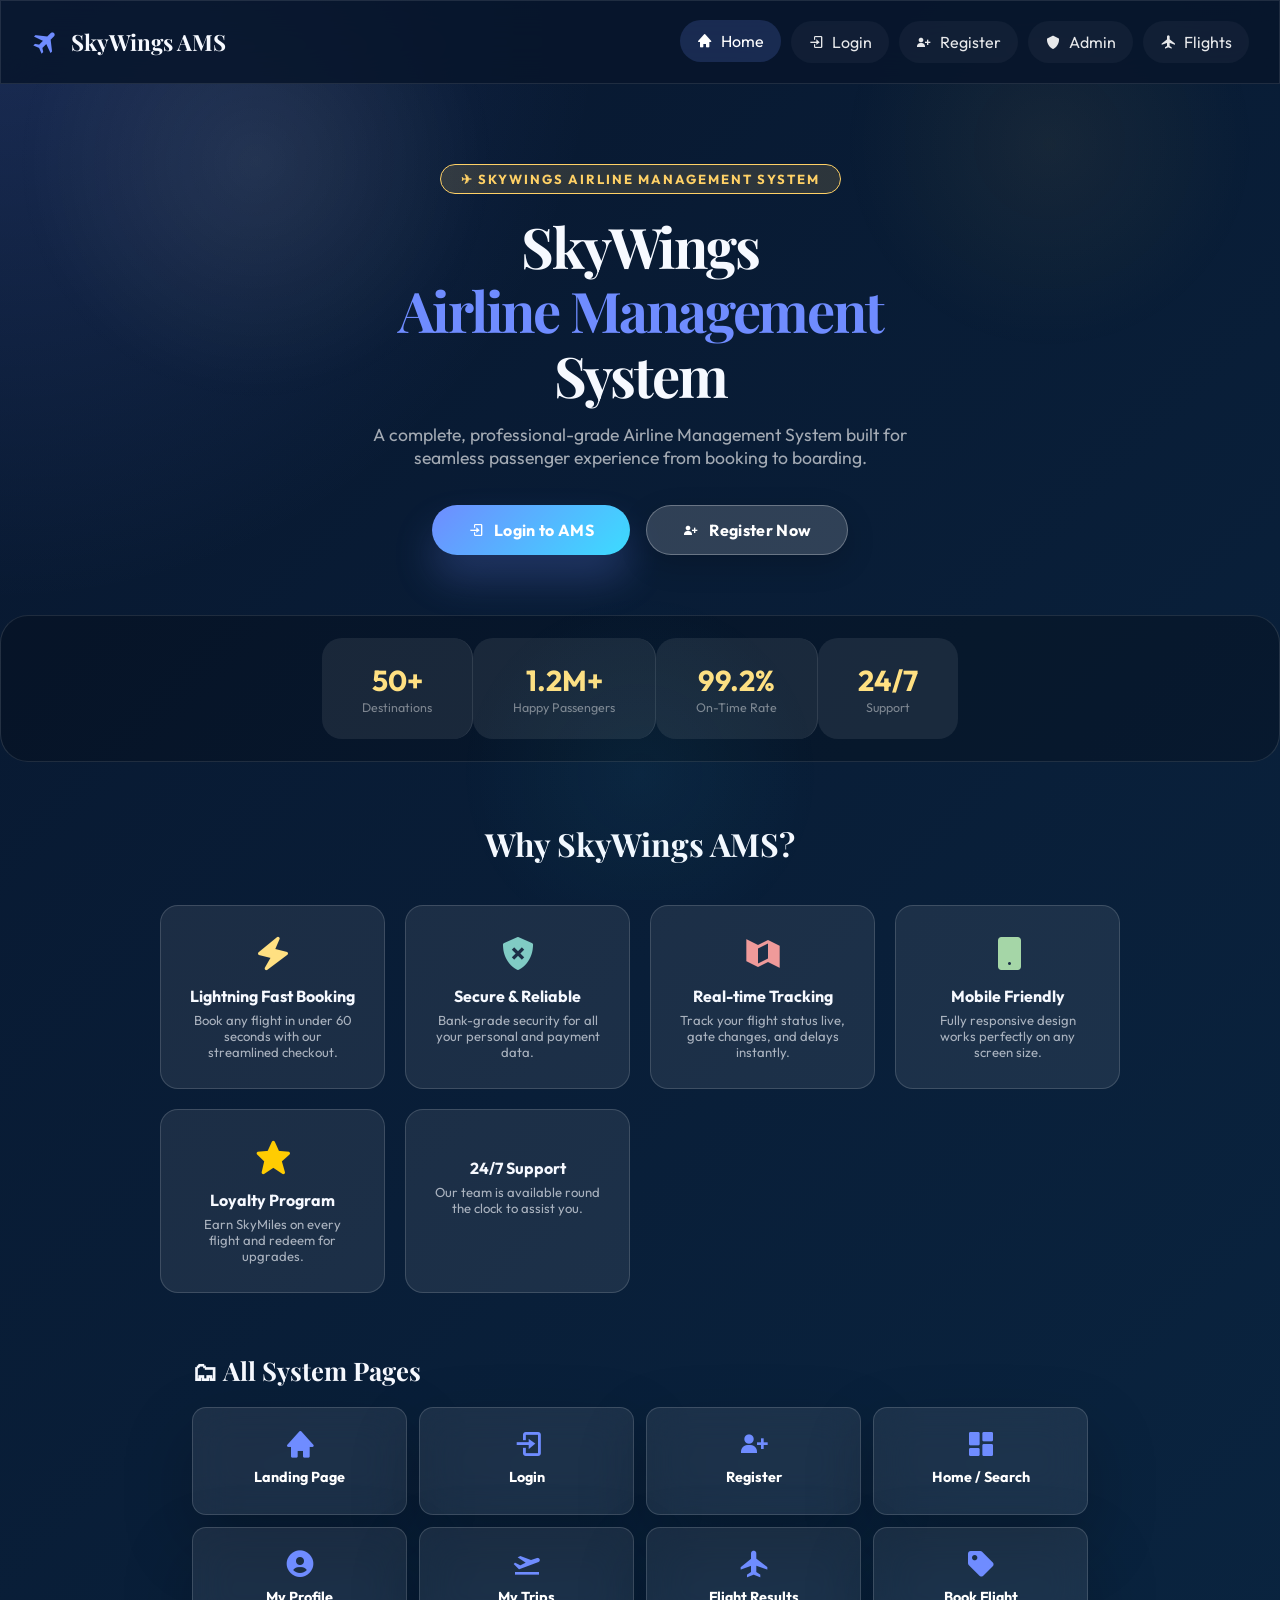
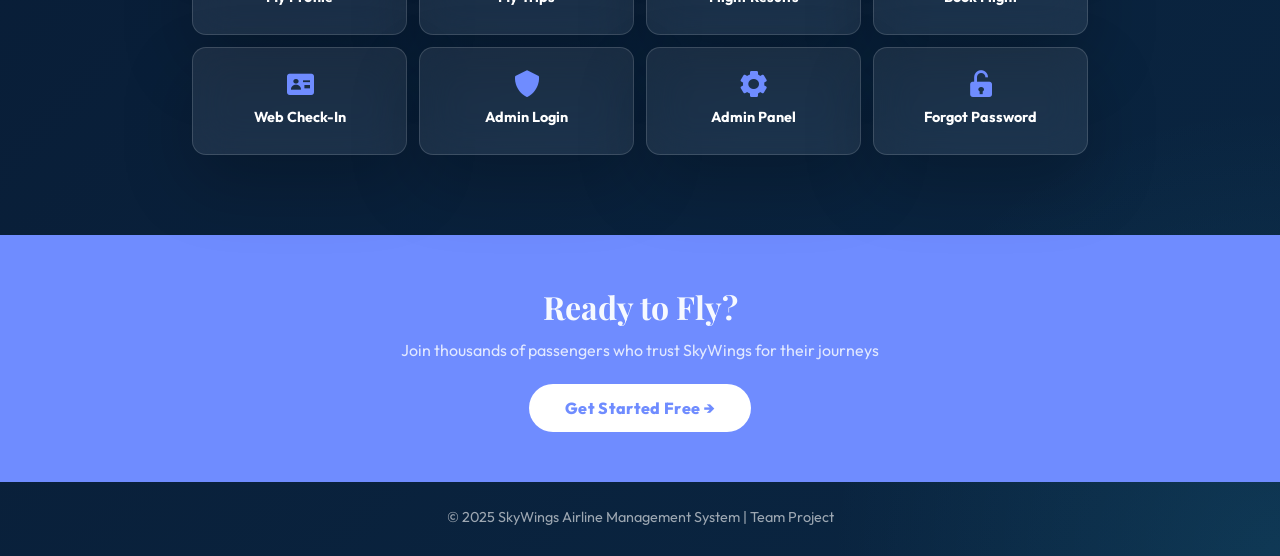
<file: index.html>
<!DOCTYPE html>
<html lang="en">
<head>
<meta charset="UTF-8">
<meta name="viewport" content="width=device-width, initial-scale=1.0">
<title>SkyWings – Airline Management System</title>
<link rel="stylesheet" href="style.css">
<style>
body { min-height: 100vh; }

/* Hero */
.landing-hero {
  text-align: center;
  padding: 80px 20px 60px;
  position: relative;
}
.landing-hero .tag {
  display: inline-block;
  background: rgba(255,209,102,0.15);
  border: 1.5px solid #ffd166;
  color: #ffd166;
  padding: 6px 20px;
  border-radius: 50px;
  font-size: 0.82rem;
  letter-spacing: 2px;
  text-transform: uppercase;
  margin-bottom: 20px;
}
.landing-hero h1 {
  font-family: var(--font-display);
  font-size: 3.5rem;
  line-height: 1.15;
  margin-bottom: 16px;
}
.landing-hero h1 span { color: var(--accent); }
.landing-hero p {
  font-size: 1.1rem;
  opacity: 0.75;
  max-width: 560px;
  margin: 0 auto 36px;
}
.hero-btns { display: flex; gap: 16px; justify-content: center; flex-wrap: wrap; }

/* Stats strip */
.stats-strip {
  display: flex;
  justify-content: center;
  gap: 0;
  background: rgba(0,0,0,0.2);
  border-top: 1px solid rgba(255,255,255,0.1);
  border-bottom: 1px solid rgba(255,255,255,0.1);
  flex-wrap: wrap;
}
.stat-item { padding: 24px 40px; text-align: center; border-right: 1px solid rgba(255,255,255,0.1); }
.stat-item:last-child { border-right: none; }
.stat-item .num { font-size: 1.8rem; font-weight: 700; color: #ffe082; }
.stat-item .lbl { font-size: 0.78rem; opacity: 0.6; margin-top: 2px; }

/* Why choose */
.why-section { padding: 60px 32px; text-align: center; }
.why-section h2 { font-family: var(--font-display); font-size: 2rem; margin-bottom: 40px; }
.why-grid { display: grid; grid-template-columns: repeat(auto-fit, minmax(220px, 1fr)); gap: 20px; max-width: 960px; margin: 0 auto; }
.why-card { background: rgba(255,255,255,0.08); border: 1px solid rgba(255,255,255,0.15); border-radius: 18px; padding: 28px; text-align: center; }
.why-card i { font-size: 2.5rem; margin-bottom: 12px; }
.why-card h4 { font-size: 1rem; font-weight: 700; margin-bottom: 6px; }
.why-card p { font-size: 0.82rem; opacity: 0.65; }

/* CTA */
.cta { background: var(--accent); text-align: center; padding: 50px 20px; margin-top: 40px; }
.cta h2 { font-family: var(--font-display); font-size: 2rem; margin-bottom: 12px; }
.cta p { opacity: 0.85; margin-bottom: 24px; }

@media (max-width:600px) {
  .landing-hero h1 { font-size: 2.2rem; }
  .stat-item { padding: 16px 24px; }
}
</style>
</head>
<body>

<!-- Navbar -->
<nav class="navbar">
  <div class="nav-brand"><i class='bx bxs-plane-alt'></i> SkyWings AMS</div>
  <button class="nav-toggle" id="nav-toggle"><i class='bx bx-menu'></i></button>
  <div class="nav-links" id="nav-links">
    <a href="index.html" class="active"><i class='bx bxs-home'></i> Home</a>
    <a href="login.html"><i class='bx bx-log-in'></i> Login</a>
    <a href="register.html"><i class='bx bxs-user-plus'></i> Register</a>
    <a href="admin-login.html"><i class='bx bxs-shield'></i> Admin</a>
    <a href="flights.html"><i class='bx bxs-plane'></i> Flights</a>
  </div>
</nav>

<!-- Hero -->
<div class="landing-hero">
  <center><div class="tag">✈ SkyWings Airline Management System</div></center>
  <h1>SkyWings<br><span>Airline Management</span><br>System</h1>
  <p>A complete, professional-grade Airline Management System built for seamless passenger experience from booking to boarding.</p>
  <div class="hero-btns">
    <a href="login.html" class="btn btn-primary" style="font-size:1rem;padding:14px 36px;"><i class='bx bx-log-in'></i> Login to AMS</a>
    <a href="register.html" class="btn btn-secondary" style="font-size:1rem;padding:14px 36px;"><i class='bx bxs-user-plus'></i> Register Now</a>
  </div>
</div>

<!-- Stats -->
<div class="stats-strip">
  <div class="stat-item"><div class="num">50+</div><div class="lbl">Destinations</div></div>
  <div class="stat-item"><div class="num">1.2M+</div><div class="lbl">Happy Passengers</div></div>
  <div class="stat-item"><div class="num">99.2%</div><div class="lbl">On-Time Rate</div></div>
  <div class="stat-item"><div class="num">24/7</div><div class="lbl">Support</div></div>
</div>

<!-- Why Choose Us -->
<div class="why-section">
  <h2>Why SkyWings AMS?</h2>
  <div class="why-grid">
    <div class="why-card"><i class='bx bxs-zap' style="color:#ffe082"></i><h4>Lightning Fast Booking</h4><p>Book any flight in under 60 seconds with our streamlined checkout.</p></div>
    <div class="why-card"><i class='bx bxs-shield-x' style="color:#80cbc4"></i><h4>Secure & Reliable</h4><p>Bank-grade security for all your personal and payment data.</p></div>
    <div class="why-card"><i class='bx bxs-map-alt' style="color:#ef9a9a"></i><h4>Real-time Tracking</h4><p>Track your flight status live, gate changes, and delays instantly.</p></div>
    <div class="why-card"><i class='bx bxs-mobile' style="color:#a5d6a7"></i><h4>Mobile Friendly</h4><p>Fully responsive design works perfectly on any screen size.</p></div>
    <div class="why-card"><i class='bx bxs-star' style="color:#ffcc02"></i><h4>Loyalty Program</h4><p>Earn SkyMiles on every flight and redeem for upgrades.</p></div>
    <div class="why-card"><i class='bx bxs-headphone' style="color:#ce93d8"></i><h4>24/7 Support</h4><p>Our team is available round the clock to assist you.</p></div>
  </div>
</div>

<!-- All Pages Link Section -->
<div style="padding:0 32px 40px;max-width:960px;margin:0 auto;">
  <h2 style="font-family:var(--font-display);font-size:1.6rem;margin-bottom:20px;">🗂 All System Pages</h2>
  <div style="display:grid;grid-template-columns:repeat(auto-fit,minmax(180px,1fr));gap:12px;">
    <a href="index.html" class="feature-card"><i class='bx bxs-home'></i><h4>Landing Page</h4></a>
    <a href="login.html" class="feature-card"><i class='bx bx-log-in'></i><h4>Login</h4></a>
    <a href="register.html" class="feature-card"><i class='bx bxs-user-plus'></i><h4>Register</h4></a>
    <a href="home.html" class="feature-card"><i class='bx bxs-dashboard'></i><h4>Home / Search</h4></a>
    <a href="profile.html" class="feature-card"><i class='bx bxs-user-circle'></i><h4>My Profile</h4></a>
    <a href="trips.html" class="feature-card"><i class='bx bxs-plane-take-off'></i><h4>My Trips</h4></a>
    <a href="flights.html" class="feature-card"><i class='bx bxs-plane'></i><h4>Flight Results</h4></a>
    <a href="booking.html" class="feature-card"><i class='bx bxs-purchase-tag'></i><h4>Book Flight</h4></a>
    <a href="checkin.html" class="feature-card"><i class='bx bxs-id-card'></i><h4>Web Check-In</h4></a>
    <a href="admin-login.html" class="feature-card"><i class='bx bxs-shield'></i><h4>Admin Login</h4></a>
    <a href="admin.html" class="feature-card"><i class='bx bxs-cog'></i><h4>Admin Panel</h4></a>
    <a href="forgot.html" class="feature-card"><i class='bx bxs-lock-open'></i><h4>Forgot Password</h4></a>
  </div>
</div>

<!-- CTA -->
<div class="cta">
  <h2>Ready to Fly?</h2>
  <p>Join thousands of passengers who trust SkyWings for their journeys</p>
  <a href="register.html" class="btn" style="background:#fff;color:var(--accent);font-size:1rem;padding:14px 36px;font-weight:800;border-radius:50px;">Get Started Free →</a>
</div>

<footer>© 2025 SkyWings Airline Management System | Team Project</footer>

<style>
.feature-card {
  background: rgba(255,255,255,0.08);
  border: 1.5px solid rgba(255,255,255,0.15);
  border-radius: 14px;
  padding: 20px;
  text-align: center;
  cursor: pointer;
  transition: all 0.2s;
  text-decoration: none;
  color: #fff;
  display: block;
}
.feature-card:hover { background: rgba(255,255,255,0.18); transform: translateY(-3px); }
.feature-card i { font-size: 2rem; color: var(--accent); margin-bottom: 8px; display: block; }
.feature-card h4 { font-size: 0.9rem; }
</style>
<script src="utils.js"></script>
<script>initNavToggle();</script>
</body>
</html>
</file>
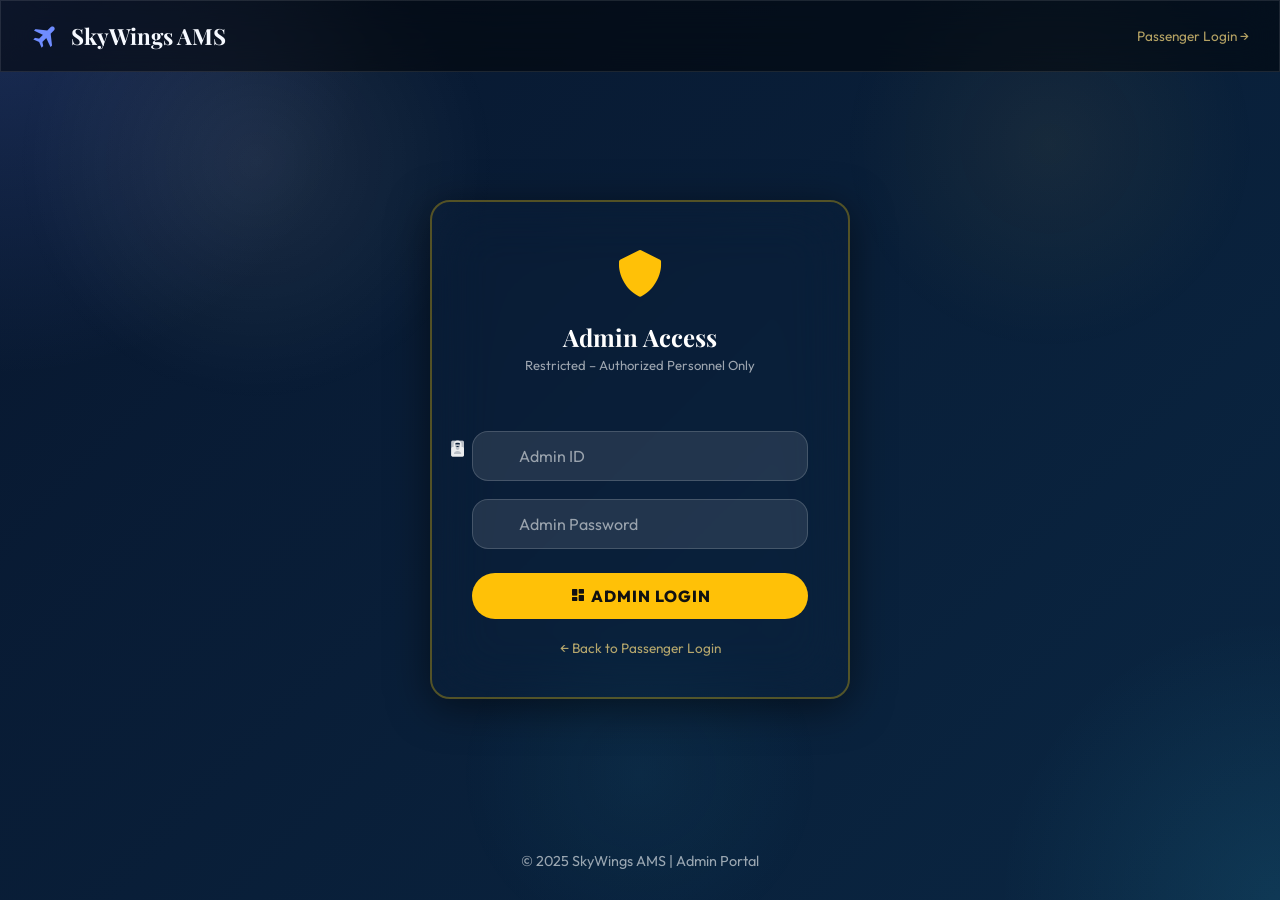
<file: admin-login.html>
<!DOCTYPE html>
<html lang="en">
<head>
<meta charset="UTF-8">
<meta name="viewport" content="width=device-width, initial-scale=1.0">
<title>AMS – Admin Login</title>
<link rel="stylesheet" href="style.css">
<style>
body { display:flex; flex-direction:column; min-height: 100vh; }
.login-wrap { flex:1; display:flex; align-items:center; justify-content:center; padding:40px 16px; }
.login-box { width:420px; background:transparent; border:2px solid rgba(255,204,0,0.3); backdrop-filter:blur(30px); box-shadow:0 8px 40px rgba(0,0,0,0.5); border-radius:20px; padding:40px; color:#fff; text-align:center; }
.admin-icon { font-size:3.5rem; color:#ffc107; margin-bottom:8px; }
.login-box h2 { font-family:var(--font-display); font-size:1.5rem; margin-bottom:4px; }
.login-box p { font-size:0.82rem; opacity:0.6; margin-bottom:28px; }
.btn-admin { width:100%; padding:13px; background:#ffc107; color:#111; border:none; border-radius:70px; font-family:var(--font); font-size:1rem; font-weight:800; cursor:pointer; transition:all 0.25s; letter-spacing:1px; margin-top:6px; }
.btn-admin:hover { background:#000; color:#ffc107; }
#admin-msg { font-size:0.85rem; color:#ff6b6b; min-height:22px; margin-bottom:8px; }
</style>
</head>
<body>
<nav class="navbar" style="background:rgba(0,0,0,0.5);">
  <div class="nav-brand"><i class='bx bxs-plane-alt'></i> SkyWings AMS</div>
  <a href="login.html" style="font-size:0.85rem;opacity:0.7;color:#ffe082;">Passenger Login →</a>
</nav>

<div class="login-wrap">
  <div class="login-box">
    <div class="admin-icon"><i class='bx bxs-shield'></i></div>
    <h2>Admin Access</h2>
    <p>Restricted – Authorized Personnel Only</p>
    <div id="admin-msg"></div>
    <div class="input-group" style="margin-bottom:18px;">
      <i class='bx bxs-user-badge'></i>
      <input type="text" id="a-uid" placeholder="Admin ID" maxlength="5" inputmode="numeric">
    </div>
    <div class="input-group" style="margin-bottom:18px;">
      <i class='bx bxs-lock-alt'></i>
      <input type="password" id="a-pwd" placeholder="Admin Password" maxlength="30">
    </div>
    <button class="btn-admin" onclick="adminLogin()"><i class='bx bxs-dashboard'></i> ADMIN LOGIN</button>
    <div style="margin-top:20px;font-size:0.85rem;opacity:0.7;">
      <a href="login.html" style="color:#ffe082;">← Back to Passenger Login</a>
    </div>
  </div>
</div>

<footer>© 2025 SkyWings AMS | Admin Portal</footer>
<script src="utils.js"></script>
<script>
function adminLogin() {
  const uid = document.getElementById('a-uid').value.trim();
  const pwd = document.getElementById('a-pwd').value.trim();
  const msg = document.getElementById('admin-msg');
  if (!uid || !pwd) { msg.textContent = 'All fields required'; return; }
  // Admin credential (hardcoded for demo)
  if (uid === '99999' && pwd === 'admin@TCS') {
    AMS.setUser({ firstName:'Admin', lastName:'User', passengerId:'99999', password:'admin@TCS', email:'admin@skywings.com', isAdmin: true });
    window.location.href = 'admin.html';
  } else {
    msg.textContent = 'Invalid admin credentials';
  }
}
document.addEventListener('keydown', e => { if(e.key==='Enter') adminLogin(); });
</script>
</body>
</html>
</file>
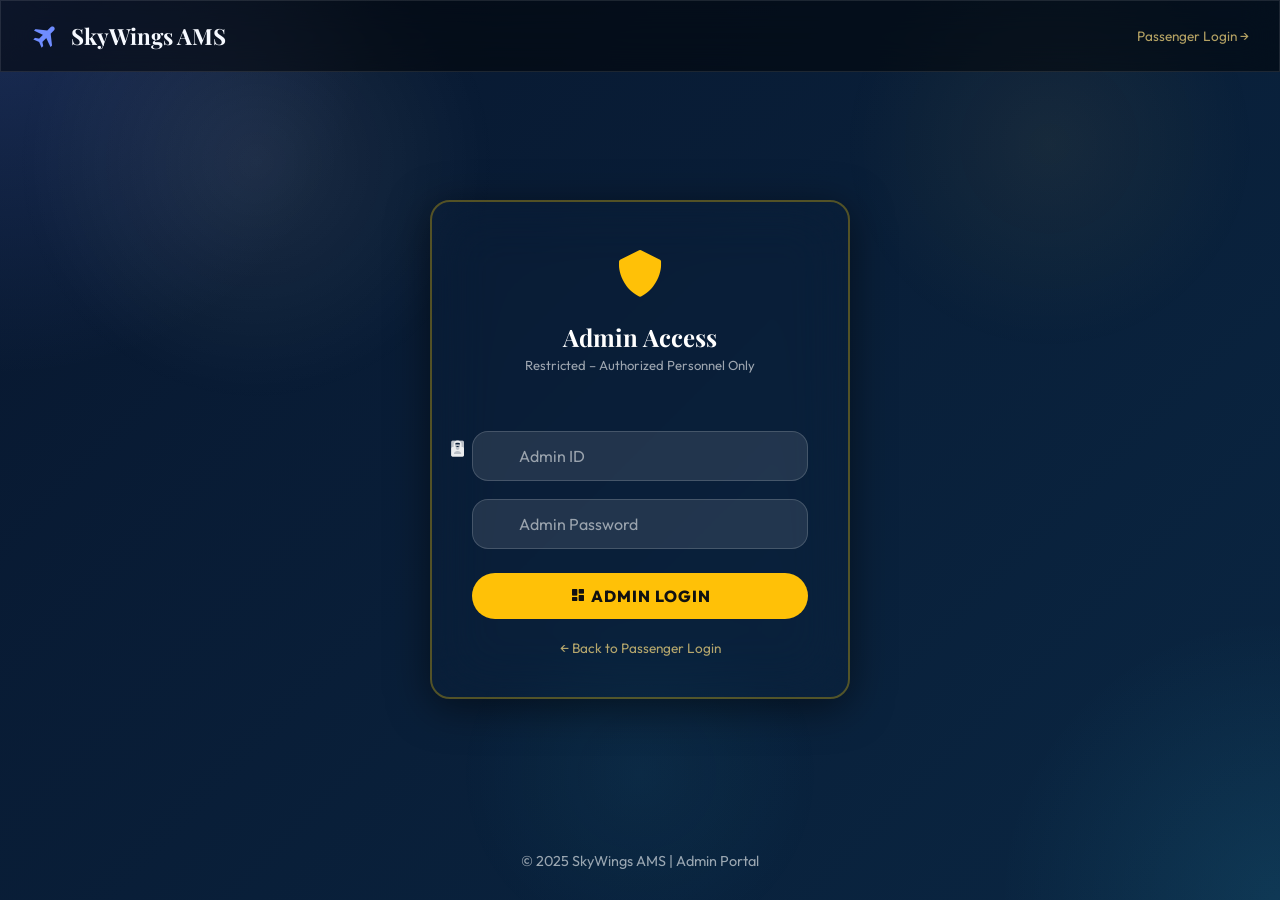
<file: admin.html>
<!DOCTYPE html>
<html lang="en">
<head>
<meta charset="UTF-8">
<meta name="viewport" content="width=device-width, initial-scale=1.0">
<title>AMS – Admin Panel</title>
<link rel="stylesheet" href="style.css">
<style>
body { min-height: 100vh; }
.admin-wrap { max-width: 1100px; margin: 0 auto; padding: 30px 20px 60px; }
.stats-grid { display: grid; grid-template-columns: repeat(auto-fit, minmax(200px, 1fr)); gap: 18px; margin-bottom: 36px; }
.stat-card {
  background: rgba(255,255,255,0.08);
  border: 1.5px solid rgba(255,255,255,0.15);
  border-radius: 16px;
  padding: 24px;
  text-align: center;
  backdrop-filter: blur(10px);
}
.stat-card i { font-size: 2.4rem; margin-bottom: 8px; }
.stat-card .val { font-size: 2rem; font-weight: 700; }
.stat-card .lbl { font-size: 0.82rem; opacity: 0.65; margin-top: 4px; }
.stat-card:nth-child(1) i { color: #ffe082; }
.stat-card:nth-child(2) i { color: #80cbc4; }
.stat-card:nth-child(3) i { color: #ef9a9a; }
.stat-card:nth-child(4) i { color: #a5d6a7; }

.admin-section { margin-bottom: 36px; }
.admin-section h3 { font-family: var(--font-display); font-size: 1.3rem; margin-bottom: 16px; border-left: 4px solid var(--accent); padding-left: 14px; }

.table-wrap { background: rgba(255,255,255,0.95); border-radius: 14px; overflow: hidden; box-shadow: var(--shadow); }

.action-btn {
  padding: 5px 14px; border-radius: 50px; border: none; font-size: 0.8rem;
  font-weight: 600; cursor: pointer; margin-right: 4px;
}
.btn-view { background: #e3f2fd; color: #1565c0; }
.btn-del { background: #ffebee; color: #c62828; }
</style>
</head>
<body>
<nav class="navbar">
  <div class="nav-brand"><i class='bx bxs-plane-alt'></i> SkyWings AMS</div>
  <button class="nav-toggle" id="nav-toggle"><i class='bx bx-menu'></i></button>
  <div class="nav-links" id="nav-links">
    <a href="home.html"><i class='bx bxs-home'></i> Home</a>
    <a href="admin.html" class="active"><i class='bx bxs-dashboard'></i> Admin</a>
    <a href="flights.html"><i class='bx bxs-plane'></i> Flights</a>
    <a href="login.html" onclick="AMS.logout();return false;"><i class='bx bx-log-out'></i> Logout</a>
  </div>
  <div class="nav-welcome" style="color:#ffe082;font-weight:700;">🛡 Admin Panel</div>
</nav>

<div class="admin-wrap">
  <h2 style="font-family:var(--font-display);font-size:2rem;margin-bottom:6px;">Admin Dashboard</h2>
  <p style="opacity:0.6;margin-bottom:32px;">SkyWings Airline Management – Operations Overview</p>

  <!-- Stats -->
  <div class="stats-grid">
    <div class="stat-card"><i class='bx bxs-plane-take-off'></i><div class="val">1,284</div><div class="lbl">Total Flights</div></div>
    <div class="stat-card"><i class='bx bxs-group'></i><div class="val">48,923</div><div class="lbl">Passengers</div></div>
    <div class="stat-card"><i class='bx bxs-x-circle'></i><div class="val">37</div><div class="lbl">Cancellations Today</div></div>
    <div class="stat-card"><i class='bx bxs-wallet'></i><div class="val">₹2.4Cr</div><div class="lbl">Revenue This Month</div></div>
  </div>

  <!-- Flight Management -->
  <div class="admin-section">
    <h3><i class='bx bxs-plane'></i> Flight Management</h3>
    <div class="table-wrap">
      <table class="ams-table">
        <thead>
          <tr><th>Flight</th><th>Route</th><th>Departure</th><th>Status</th><th>Passengers</th><th>Actions</th></tr>
        </thead>
        <tbody>
          <tr><td>SW-201</td><td>BOM → DEL</td><td>06:00 Jun 15</td><td><span class="badge badge-upcoming">On Time</span></td><td>148/180</td><td><button class="action-btn btn-view">View</button><button class="action-btn btn-del">Cancel</button></td></tr>
          <tr><td>AI-808</td><td>DEL → DXB</td><td>09:30 Jun 15</td><td><span class="badge badge-upcoming">On Time</span></td><td>220/250</td><td><button class="action-btn btn-view">View</button><button class="action-btn btn-del">Cancel</button></td></tr>
          <tr><td>6E-415</td><td>BLR → GOI</td><td>13:00 Jun 15</td><td><span class="badge" style="background:#fff3e0;color:#e65100;">Delayed</span></td><td>82/180</td><td><button class="action-btn btn-view">View</button><button class="action-btn btn-del">Cancel</button></td></tr>
          <tr><td>UK-890</td><td>HYD → SIN</td><td>17:15 Jun 15</td><td><span class="badge badge-completed">Departed</span></td><td>198/220</td><td><button class="action-btn btn-view">View</button></td></tr>
        </tbody>
      </table>
    </div>
  </div>

  <!-- Passenger Management -->
  <div class="admin-section">
    <h3><i class='bx bxs-group'></i> Recent Passengers</h3>
    <div class="table-wrap">
      <table class="ams-table">
        <thead>
          <tr><th>Passenger ID</th><th>Name</th><th>Email</th><th>Flight</th><th>Status</th><th>Actions</th></tr>
        </thead>
        <tbody>
          <tr><td>12345</td><td>Rahul Sharma</td><td>rahul@gmail.com</td><td>SW-201</td><td><span class="badge badge-upcoming">Confirmed</span></td><td><button class="action-btn btn-view">View</button></td></tr>
          <tr><td>67890</td><td>Priya Patel</td><td>priya@gmail.com</td><td>AI-808</td><td><span class="badge badge-upcoming">Confirmed</span></td><td><button class="action-btn btn-view">View</button></td></tr>
          <tr><td>11111</td><td>Arjun Singh</td><td>arjun@gmail.com</td><td>6E-415</td><td><span class="badge badge-cancelled">Cancelled</span></td><td><button class="action-btn btn-view">View</button></td></tr>
        </tbody>
      </table>
    </div>
  </div>

  <!-- Quick Actions -->
  <div class="admin-section">
    <h3><i class='bx bxs-cog'></i> Quick Actions</h3>
    <div style="display:flex;gap:14px;flex-wrap:wrap;">
      <button class="btn btn-primary" onclick="alert('Add Flight feature – connect to backend')"><i class='bx bx-plus'></i> Add Flight</button>
      <button class="btn btn-secondary" onclick="window.location.href='flights.html'"><i class='bx bxs-plane'></i> View All Flights</button>
      <button class="btn" style="background:#ffe082;color:#333;" onclick="alert('Report generated!')"><i class='bx bxs-report'></i> Generate Report</button>
      <a href="admin-login.html" class="btn btn-danger"><i class='bx bx-log-out'></i> Admin Logout</a>
    </div>
  </div>
</div>

<footer>© 2025 SkyWings Airline Management System | Admin View</footer>
<script src="utils.js"></script>
<script>
AMS.guardAdmin();
initNavToggle();
</script>
</body>
</html>
</file>
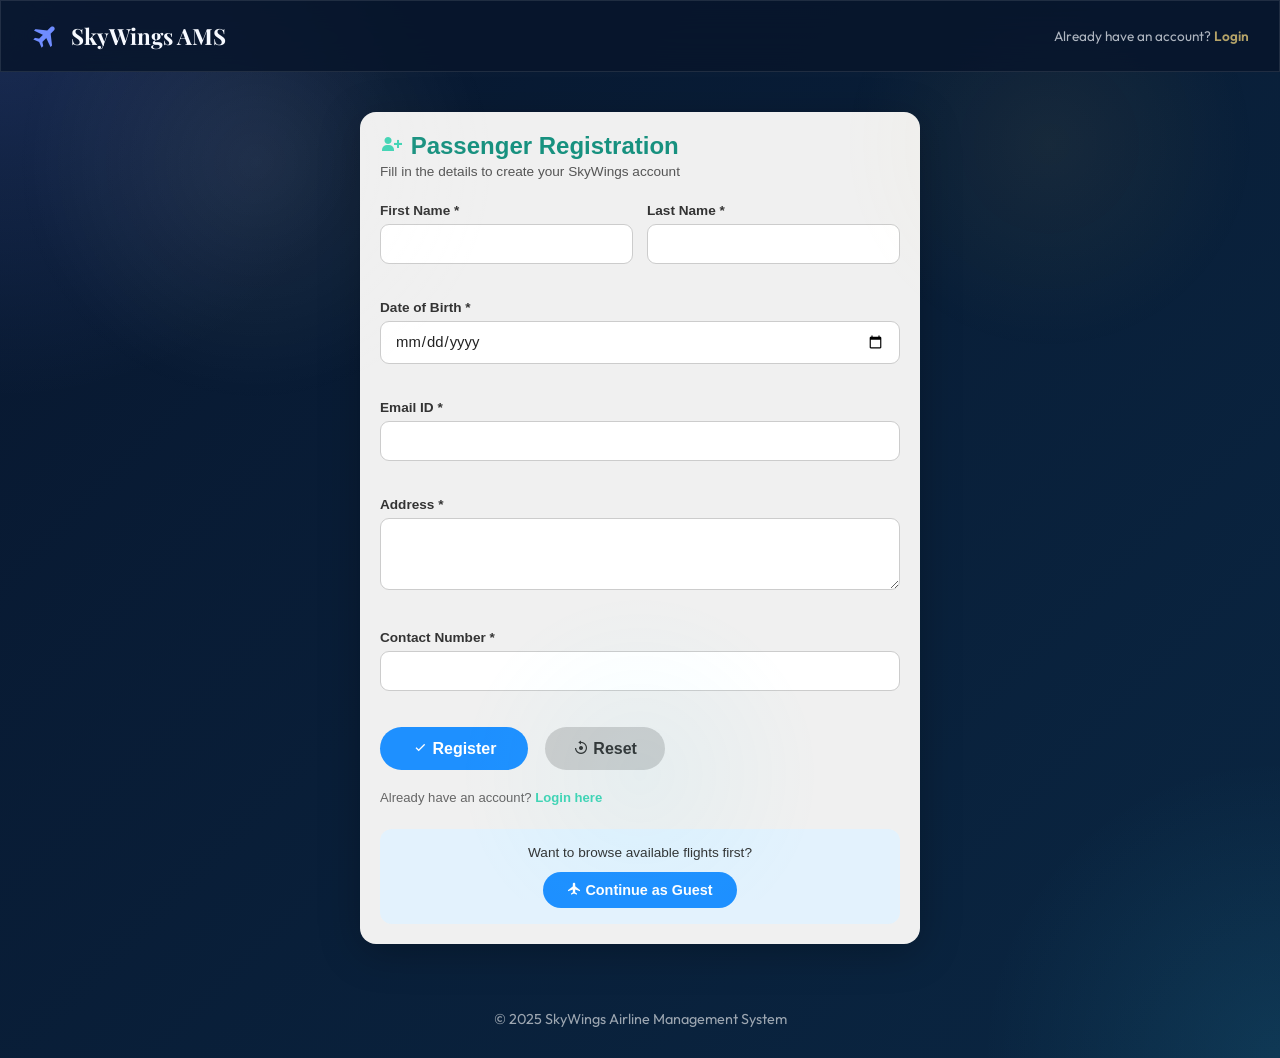
<file: booking.html>
<!DOCTYPE html>
<html lang="en">
<head>
<meta charset="UTF-8">
<meta name="viewport" content="width=device-width, initial-scale=1.0">
<title>AMS – Book Flight</title>
<link rel="stylesheet" href="style.css">
<style>
body { min-height: 100vh; }
.book-wrap { max-width: 780px; margin: 0 auto; padding: 30px 20px 60px; }

.flight-summary {
  background: rgba(255,255,255,0.12);
  border: 1.5px solid rgba(255,255,255,0.2);
  border-radius: 16px;
  padding: 22px;
  margin-bottom: 28px;
  display: flex; justify-content: space-between; align-items: center; flex-wrap: wrap; gap: 12px;
}
.flight-summary h4 { font-size: 1rem; opacity: 0.7; }
.flight-summary .route { font-size: 1.4rem; font-weight: 700; }
.flight-summary .price { font-size: 1.6rem; font-weight: 700; color: #ffe082; }

.card-white label { display: block; font-size: 0.82rem; font-weight: 700; margin-bottom: 5px; color: #444; }
.card-white input, .card-white select {
  width: 100%; padding: 11px 14px; border: 1.5px solid #ccc;
  border-radius: 9px; font-family: Arial, sans-serif; font-size: 0.92rem;
  color: #222; outline: none; transition: border 0.2s; margin-bottom: 4px;
}
.card-white input:focus, .card-white select:focus { border-color: var(--teal); }
.two-col { display: grid; grid-template-columns: 1fr 1fr; gap: 14px; }
.field-wrap { margin-bottom: 14px; }
.err { color: red; font-size: 0.8rem; }

.btn-confirm {
  width: 100%; padding: 14px; background: var(--teal); color: #fff;
  border: none; border-radius: 50px; font-size: 1rem; font-weight: 700;
  font-family: var(--font); cursor: pointer; transition: background 0.2s; margin-top: 10px;
}
.btn-confirm:hover { background: var(--teal-dark); }

/* Success state */
#success-state { display: none; text-align: center; padding: 30px 0; }
.success-icon { font-size: 5rem; color: var(--success); margin-bottom: 16px; }
.pnr { font-size: 2rem; font-weight: 700; letter-spacing: 4px; color: var(--teal-dark); background: #e8f5e9; padding: 12px 28px; border-radius: 12px; display: inline-block; margin: 12px 0; }
</style>
</head>
<body>
<nav class="navbar">
  <div class="nav-brand"><i class='bx bxs-plane-alt'></i> SkyWings AMS</div>
  <button class="nav-toggle" id="nav-toggle"><i class='bx bx-menu'></i></button>
  <div class="nav-links" id="nav-links">
    <a href="home.html"><i class='bx bxs-home'></i> Home</a>
    <a href="profile.html"><i class='bx bxs-user-circle'></i> My Profile</a>
    <a href="trips.html"><i class='bx bxs-plane-take-off'></i> My Trips</a>
    <a href="booking.html" class="active"><i class='bx bxs-purchase-tag'></i> Book Flight</a>
    <a href="checkin.html"><i class='bx bxs-id-card'></i> Check-In</a>
    <a href="login.html" onclick="AMS.logout();return false;"><i class='bx bx-log-out'></i> Logout</a>
  </div>
  <div class="nav-welcome" id="nav-welcome"></div>
</nav>

<div class="book-wrap">
  <h2 style="font-family:var(--font-display);font-size:2rem;margin-bottom:20px;">🎟 Complete Booking</h2>

  <!-- Flight summary -->
  <div class="flight-summary" id="flight-summary">
    <div>
      <div class="route" id="sum-route">Mumbai → Delhi</div>
      <div style="opacity:0.7;font-size:0.88rem;" id="sum-flight">SkyWings SW-201</div>
    </div>
    <div class="price" id="sum-price">₹4,299</div>
    <button class="btn-secondary" type="button" onclick="editSearch()"><i class='bx bx-edit'></i> Edit Search</button>
  </div>

  <!-- Booking form -->
  <div id="booking-form">
    <div class="card-white">
      <h3 style="color:var(--teal-dark);margin-bottom:18px;"><i class='bx bxs-user'></i> Passenger Details</h3>
      <div class="two-col">
        <div class="field-wrap">
          <label>First Name *</label>
          <input type="text" id="b-fn" maxlength="50">
          <span class="err" id="e-fn"></span>
        </div>
        <div class="field-wrap">
          <label>Last Name *</label>
          <input type="text" id="b-ln" maxlength="50">
          <span class="err" id="e-ln"></span>
        </div>
      </div>
      <div class="two-col">
        <div class="field-wrap">
          <label>Date of Birth *</label>
          <input type="date" id="b-dob">
          <span class="err" id="e-dob"></span>
        </div>
        <div class="field-wrap">
          <label>Gender *</label>
          <select id="b-gender">
            <option value="">Select</option>
            <option>Male</option><option>Female</option><option>Other</option>
          </select>
          <span class="err" id="e-gender"></span>
        </div>
      </div>
      <div class="two-col">
        <div class="field-wrap">
          <label>Passport / ID Number *</label>
          <input type="text" id="b-passport" maxlength="20">
          <span class="err" id="e-passport"></span>
        </div>
        <div class="field-wrap">
          <label>Nationality *</label>
          <select id="b-nat">
            <option value="">Select</option>
            <option>Indian</option><option>American</option>
            <option>British</option><option>Emirati</option><option>Other</option>
          </select>
        </div>
      </div>
      <div class="field-wrap">
        <label>Meal Preference</label>
        <select id="b-meal">
          <option>Vegetarian</option><option>Non-Vegetarian</option>
          <option>Vegan</option><option>Jain</option><option>No Preference</option>
        </select>
      </div>
      <div class="field-wrap">
        <label>Special Requests</label>
        <input type="text" id="b-special" placeholder="Wheelchair, extra legroom, etc." maxlength="100">
      </div>
      <button class="btn-confirm" onclick="confirmBooking()">
        <i class='bx bxs-check-circle'></i> Confirm & Pay
      </button>
    </div>
  </div>

  <!-- Success -->
  <div id="success-state">
    <div class="card-white">
      <div class="success-icon"><i class='bx bxs-check-circle'></i></div>
      <h2 style="color:var(--success);margin-bottom:8px;">Booking Confirmed!</h2>
      <p>Your flight has been booked successfully.</p>
      <div class="pnr" id="pnr-no">SKY-XXXXX</div>
      <p style="font-size:0.85rem;color:#666;margin-top:8px;">Save your PNR for check-in</p>
      <div style="margin-top:24px;display:flex;gap:14px;justify-content:center;flex-wrap:wrap;">
        <a href="checkin.html" class="btn-confirm" style="text-decoration:none;display:inline-block;width:auto;padding:12px 28px;">Web Check-In</a>
        <a href="trips.html" class="btn-confirm" style="text-decoration:none;display:inline-block;width:auto;padding:12px 28px;background:#555;">My Trips</a>
      </div>
    </div>
  </div>
</div>

<footer>© 2025 SkyWings Airline Management System</footer>
<script src="utils.js"></script>
<script>
AMS.guardBooking();
loadNavUser();
initNavToggle();

const u = AMS.getUser();
const fl = AMS.get('selectedFlight');
if (u) {
  document.getElementById('b-fn').value = u.firstName || '';
  document.getElementById('b-ln').value = u.lastName || '';
  document.getElementById('b-dob').value = u.dob || '';
}
if (fl) {
  document.getElementById('sum-route').textContent =
    (fl.org||'Origin').split('(')[0] + '→ ' + (fl.dst||'Destination').split('(')[0];
  document.getElementById('sum-flight').textContent = fl.no || '';
  document.getElementById('sum-price').textContent = fl.price || '';
}

function confirmBooking() {
  let ok = true;
  ['fn','ln','dob','gender','passport'].forEach(k => document.getElementById('e-'+k).textContent = '');
  if (!document.getElementById('b-fn').value) { document.getElementById('e-fn').textContent='Required'; ok=false; }
  if (!document.getElementById('b-ln').value) { document.getElementById('e-ln').textContent='Required'; ok=false; }
  if (!document.getElementById('b-dob').value) { document.getElementById('e-dob').textContent='Required'; ok=false; }
  if (!document.getElementById('b-gender').value) { document.getElementById('e-gender').textContent='Required'; ok=false; }
  if (!document.getElementById('b-passport').value) { document.getElementById('e-passport').textContent='Required'; ok=false; }
  if (!ok) return;

  const pnr = 'SKY-' + Math.random().toString(36).substring(2,7).toUpperCase();
  document.getElementById('pnr-no').textContent = pnr;
  document.getElementById('booking-form').style.display = 'none';
  document.getElementById('success-state').style.display = 'block';
}

function editSearch() {
  window.location.href = 'home.html';
}
</script>
</body>
</html>
</file>
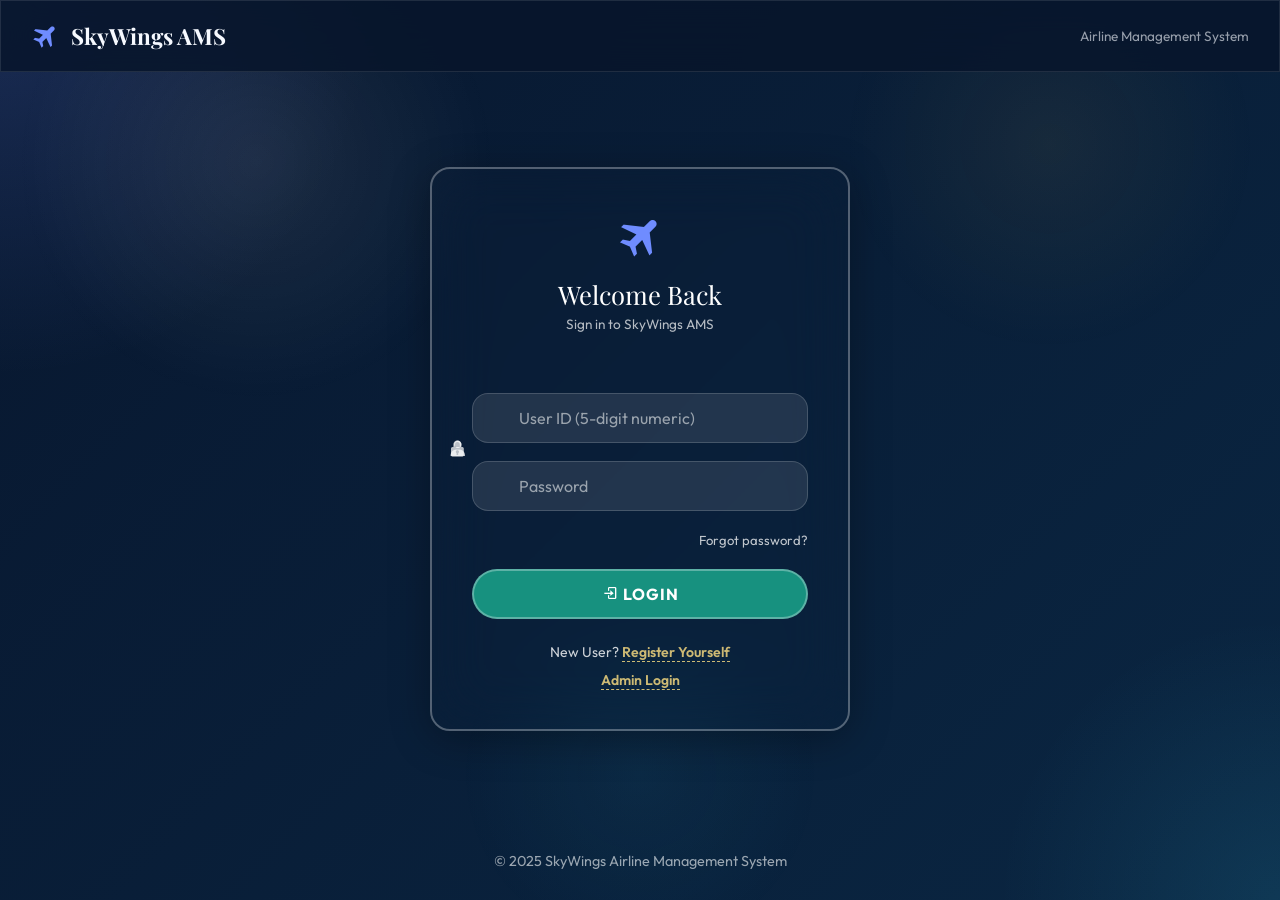
<file: checkin.html>
<!DOCTYPE html>
<html lang="en">
<head>
<meta charset="UTF-8">
<meta name="viewport" content="width=device-width, initial-scale=1.0">
<title>AMS – Web Check-In</title>
<link rel="stylesheet" href="style.css">
<style>
body { min-height: 100vh; }
.checkin-wrap { max-width: 700px; margin: 0 auto; padding: 30px 20px 60px; }

.steps { display: flex; gap: 0; margin-bottom: 36px; }
.step {
  flex: 1; text-align: center; padding: 14px;
  border-bottom: 3px solid rgba(255,255,255,0.2);
  font-size: 0.82rem; opacity: 0.5; transition: all 0.3s;
}
.step.active { border-color: var(--accent); opacity: 1; color: #ffe082; font-weight: 700; }
.step.done { border-color: var(--success); opacity: 0.8; }

.card-white { font-family: Arial, sans-serif; }
.card-white label { display: block; font-size: 0.82rem; font-weight: 700; margin-bottom: 5px; color: #444; }
.card-white input, .card-white select {
  width: 100%; padding: 11px 14px; border: 1.5px solid #ccc;
  border-radius: 9px; font-family: Arial, sans-serif; font-size: 0.92rem;
  color: #222; outline: none; transition: border 0.2s; margin-bottom: 16px;
}
.card-white input:focus, .card-white select:focus { border-color: var(--teal); }

.seat-grid { display: grid; grid-template-columns: repeat(6, 1fr); gap: 8px; margin: 16px 0; }
.seat {
  aspect-ratio: 1; border-radius: 8px; border: 2px solid #ddd;
  display: flex; align-items: center; justify-content: center;
  font-size: 0.72rem; font-weight: 700; cursor: pointer; transition: all 0.2s;
  background: #f9f9f9;
}
.seat.taken { background: #ffcdd2; border-color: #ef9a9a; cursor: not-allowed; color: #c62828; }
.seat.selected { background: var(--teal); border-color: var(--teal-dark); color: #fff; }
.seat:not(.taken):not(.selected):hover { background: #e0f7fa; border-color: var(--teal); }
.seat-legend { display: flex; gap: 16px; font-size: 0.78rem; color: #666; margin-bottom: 12px; }
.legend-dot { width: 14px; height: 14px; border-radius: 4px; }

.btn-next { width: 100%; padding: 13px; background: var(--teal); color: #fff; border: none; border-radius: 50px; font-size: 1rem; font-weight: 700; cursor: pointer; transition: background 0.2s; }
.btn-next:hover { background: var(--teal-dark); }

/* Boarding pass */
#boarding-pass { display: none; }
.bp-card { background: linear-gradient(135deg, var(--teal), #005f5f); border-radius: 20px; padding: 28px; color: #fff; box-shadow: var(--shadow); }
.bp-route { font-size: 2.2rem; font-weight: 700; font-family: var(--font-display); letter-spacing: 2px; text-align: center; margin-bottom: 20px; }
.bp-grid { display: grid; grid-template-columns: 1fr 1fr 1fr; gap: 16px; text-align: center; }
.bp-field label { font-size: 0.72rem; opacity: 0.65; text-transform: uppercase; letter-spacing: 1px; }
.bp-field span { display: block; font-size: 1.1rem; font-weight: 700; margin-top: 2px; }
.bp-divider { border: none; border-top: 2px dashed rgba(255,255,255,0.3); margin: 20px 0; }
.barcode { font-family: monospace; font-size: 3rem; letter-spacing: 4px; text-align: center; margin-top: 16px; opacity: 0.8; }
</style>
</head>
<body>
<nav class="navbar">
  <div class="nav-brand"><i class='bx bxs-plane-alt'></i> SkyWings AMS</div>
  <button class="nav-toggle" id="nav-toggle"><i class='bx bx-menu'></i></button>
  <div class="nav-links" id="nav-links">
    <a href="home.html"><i class='bx bxs-home'></i> Home</a>
    <a href="profile.html"><i class='bx bxs-user-circle'></i> My Profile</a>
    <a href="trips.html"><i class='bx bxs-plane-take-off'></i> My Trips</a>
    <a href="booking.html"><i class='bx bxs-purchase-tag'></i> Book Flight</a>
    <a href="checkin.html" class="active"><i class='bx bxs-id-card'></i> Check-In</a>
    <a href="login.html" onclick="AMS.logout();return false;"><i class='bx bx-log-out'></i> Logout</a>
  </div>
  <div class="nav-welcome" id="nav-welcome"></div>
</nav>

<div class="checkin-wrap">
  <h2 style="font-family:var(--font-display);font-size:2rem;margin-bottom:8px;">🎫 Web Check-In</h2>
  <p style="opacity:0.7;margin-bottom:24px;">Check in online up to 48 hours before departure</p>

  <div class="steps">
    <div class="step active" id="step1-label">1. PNR</div>
    <div class="step" id="step2-label">2. Select Seat</div>
    <div class="step" id="step3-label">3. Boarding Pass</div>
  </div>

  <!-- Step 1: PNR Lookup -->
  <div id="step1">
    <div class="card-white">
      <h3 style="color:var(--teal-dark);margin-bottom:18px;"><i class='bx bx-search'></i> Enter Booking Details</h3>
      <label>PNR Number *</label>
      <input type="text" id="pnr-input" placeholder="e.g. SKY-ABCDE" style="text-transform:uppercase;">
      <label>Last Name *</label>
      <input type="text" id="ci-ln" placeholder="Passenger last name">
      <div id="ci-err" style="color:red;font-size:0.85rem;margin-bottom:12px;"></div>
      <button class="btn-next" onclick="lookupPNR()"><i class='bx bx-search-alt'></i> Find My Booking</button>
    </div>
  </div>

  <!-- Step 2: Seat Selection -->
  <div id="step2" style="display:none;">
    <div class="card-white">
      <h3 style="color:var(--teal-dark);margin-bottom:12px;"><i class='bx bxs-chair'></i> Select Your Seat</h3>
      <div class="seat-legend">
        <div style="display:flex;align-items:center;gap:6px;"><div class="legend-dot" style="background:#f9f9f9;border:2px solid #ddd;"></div>Available</div>
        <div style="display:flex;align-items:center;gap:6px;"><div class="legend-dot" style="background:#ffcdd2;border:2px solid #ef9a9a;"></div>Taken</div>
        <div style="display:flex;align-items:center;gap:6px;"><div class="legend-dot" style="background:var(--teal);"></div>Selected</div>
      </div>
      <div style="text-align:center;font-size:0.85rem;color:#888;margin-bottom:10px;">← Window &nbsp;&nbsp;&nbsp; Aisle &nbsp;&nbsp;&nbsp; Window →</div>
      <div class="seat-grid" id="seat-grid"></div>
      <div id="selected-seat" style="text-align:center;font-weight:700;color:var(--teal-dark);margin:10px 0;"></div>
      <button class="btn-next" onclick="goStep3()" style="margin-top:8px;"><i class='bx bx-check'></i> Confirm Seat & Check-In</button>
    </div>
  </div>

  <!-- Step 3: Boarding Pass -->
  <div id="boarding-pass">
    <div class="bp-card">
      <div style="text-align:center;font-size:0.8rem;opacity:0.65;letter-spacing:2px;text-transform:uppercase;margin-bottom:8px;">Boarding Pass</div>
      <div class="bp-route" id="bp-route">BOM → DEL</div>
      <div class="bp-grid">
        <div class="bp-field"><label>Passenger</label><span id="bp-name">—</span></div>
        <div class="bp-field"><label>Flight</label><span>SW-201</span></div>
        <div class="bp-field"><label>Seat</label><span id="bp-seat">—</span></div>
        <div class="bp-field"><label>Date</label><span>15 Jun 2025</span></div>
        <div class="bp-field"><label>Boarding</label><span>05:30</span></div>
        <div class="bp-field"><label>Gate</label><span>B14</span></div>
      </div>
      <hr class="bp-divider">
      <div class="barcode">|||||  |||  |||||||  ||  ||||</div>
      <div style="text-align:center;font-size:0.78rem;opacity:0.55;margin-top:8px;" id="bp-pnr">PNR: SKY-XXXXX</div>
    </div>
    <div style="margin-top:20px;text-align:center;">
      <button class="btn btn-primary" onclick="window.print()"><i class='bx bx-printer'></i> Print / Download</button>
      <a href="home.html" class="btn btn-secondary" style="margin-left:12px;"><i class='bx bxs-home'></i> Back to Home</a>
    </div>
  </div>
</div>

<footer>© 2025 SkyWings Airline Management System</footer>
<script src="utils.js"></script>
<script>
AMS.guard();
loadNavUser();
initNavToggle();

const u = AMS.getUser();
let chosenSeat = '';

function lookupPNR() {
  const pnr = document.getElementById('pnr-input').value.trim();
  const ln = document.getElementById('ci-ln').value.trim();
  if (!pnr || !ln) { document.getElementById('ci-err').textContent = 'Please fill all fields'; return; }
  // Accept any PNR for demo
  document.getElementById('ci-err').textContent = '';
  document.getElementById('step1').style.display = 'none';
  document.getElementById('step2').style.display = 'block';
  document.getElementById('step2-label').classList.add('active');
  buildSeats();
  if (u) document.getElementById('bp-name').textContent = u.firstName + ' ' + u.lastName;
  document.getElementById('bp-pnr').textContent = 'PNR: ' + pnr.toUpperCase();
}

function buildSeats() {
  const grid = document.getElementById('seat-grid');
  const taken = [2,5,8,11,15,18,22,25,3,7,14,19];
  grid.innerHTML = '';
  for (let i = 1; i <= 30; i++) {
    const s = document.createElement('div');
    const row = Math.ceil(i/6);
    const col = ((i-1)%6)+1;
    const label = row + ['A','B','C','D','E','F'][col-1];
    s.className = 'seat' + (taken.includes(i) ? ' taken' : '');
    s.textContent = label;
    if (!taken.includes(i)) s.onclick = () => selectSeat(s, label);
    grid.appendChild(s);
  }
}

function selectSeat(el, label) {
  document.querySelectorAll('.seat.selected').forEach(s => s.classList.remove('selected'));
  el.classList.add('selected');
  chosenSeat = label;
  document.getElementById('selected-seat').textContent = '✅ Seat ' + label + ' selected';
  document.getElementById('bp-seat').textContent = label;
}

function goStep3() {
  if (!chosenSeat) { alert('Please select a seat first'); return; }
  document.getElementById('step2').style.display = 'none';
  document.getElementById('boarding-pass').style.display = 'block';
  document.getElementById('step3-label').classList.add('active');
}
</script>
</body>
</html>
</file>
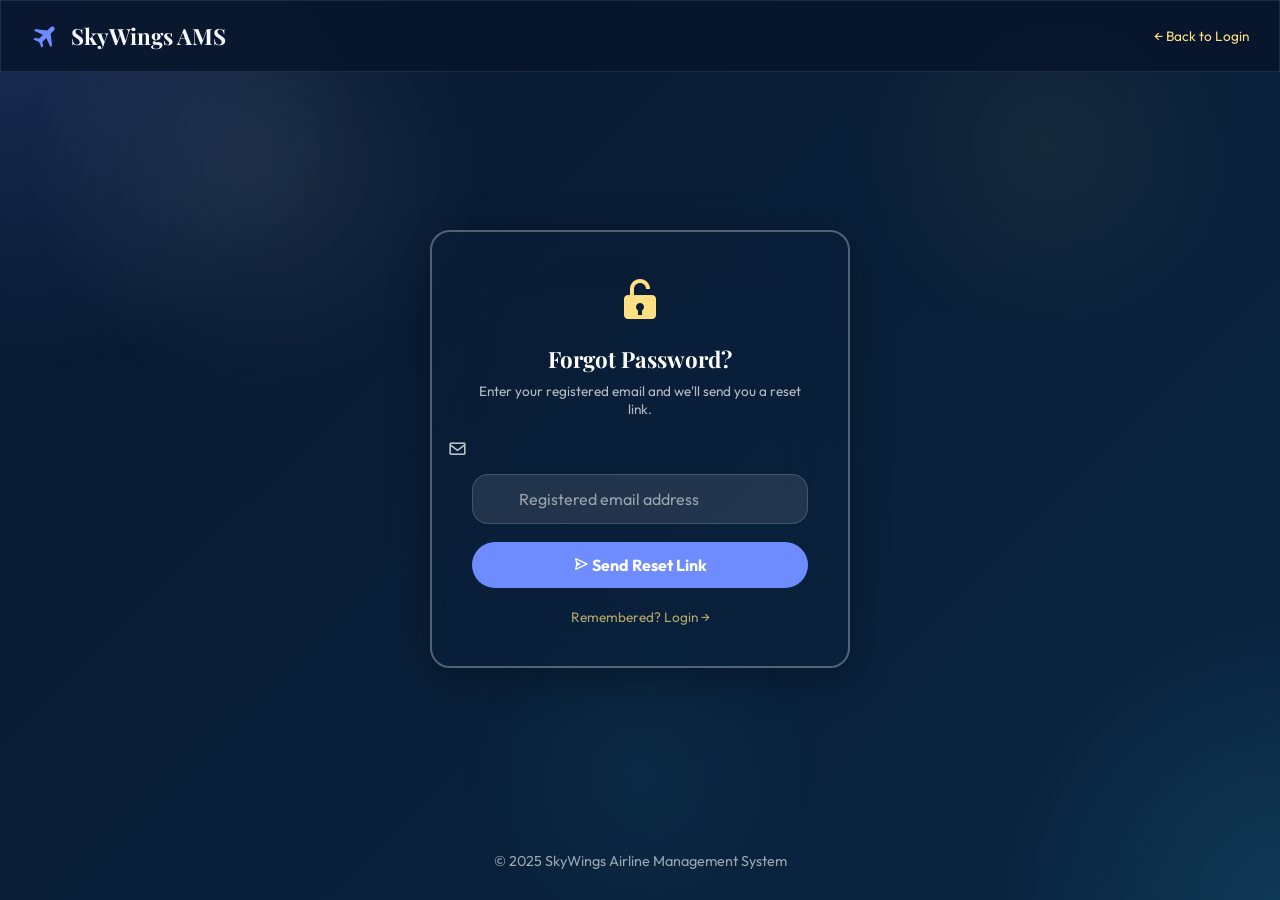
<file: forgot.html>
<!DOCTYPE html>
<html lang="en">
<head>
<meta charset="UTF-8">
<meta name="viewport" content="width=device-width, initial-scale=1.0">
<title>AMS – Forgot Password</title>
<link rel="stylesheet" href="style.css">
<style>
body { display:flex; flex-direction:column; min-height:100vh; }
.wrap { flex:1; display:flex; align-items:center; justify-content:center; padding:40px 16px; }
.box { width:420px; background:transparent; border:2px solid rgba(255,255,255,0.3); backdrop-filter:blur(30px); box-shadow:0 8px 40px rgba(0,0,0,0.3); border-radius:20px; padding:40px; color:#fff; text-align:center; }
.box h2 { font-family:var(--font-display); font-size:1.4rem; margin-bottom:8px; }
.box p { font-size:0.85rem; opacity:0.7; margin-bottom:24px; }
.btn-submit { width:100%; padding:13px; background:var(--accent); color:#fff; border:none; border-radius:70px; font-family:var(--font); font-size:1rem; font-weight:700; cursor:pointer; transition:background 0.25s; }
.btn-submit:hover { background:#c0392b; }
#fp-msg { font-size:0.85rem; min-height:22px; margin-bottom:10px; }
</style>
</head>
<body>
<nav class="navbar">
  <div class="nav-brand"><i class='bx bxs-plane-alt'></i> SkyWings AMS</div>
  <a href="login.html" style="font-size:0.85rem;color:#ffe082;">← Back to Login</a>
</nav>
<div class="wrap">
  <div class="box">
    <div style="font-size:3rem;color:#ffe082;margin-bottom:12px;"><i class='bx bxs-lock-open'></i></div>
    <h2>Forgot Password?</h2>
    <p>Enter your registered email and we'll send you a reset link.</p>
    <div id="fp-msg"></div>
    <div class="input-group" style="margin-bottom:18px;">
      <i class='bx bx-envelope'></i>
      <input type="email" id="fp-email" placeholder="Registered email address">
    </div>
    <button class="btn-submit" onclick="sendReset()"><i class='bx bx-send'></i> Send Reset Link</button>
    <div style="margin-top:20px;font-size:0.85rem;opacity:0.7;">
      <a href="login.html" style="color:#ffe082;">Remembered? Login →</a>
    </div>
  </div>
</div>
<footer>© 2025 SkyWings Airline Management System</footer>
<script src="utils.js"></script>
<script>
function sendReset() {
  const email = document.getElementById('fp-email').value.trim();
  const msg = document.getElementById('fp-msg');
  if (!email || !/^[^\s@]+@[^\s@]+\.[^\s@]+$/.test(email)) {
    msg.style.color='#ff6b6b'; msg.textContent='Please enter a valid email address'; return;
  }
  msg.style.color='#ffe082';
  msg.textContent='✅ Reset link sent to ' + email + ' (demo mode)';
}
</script>
</body>
</html>
</file>
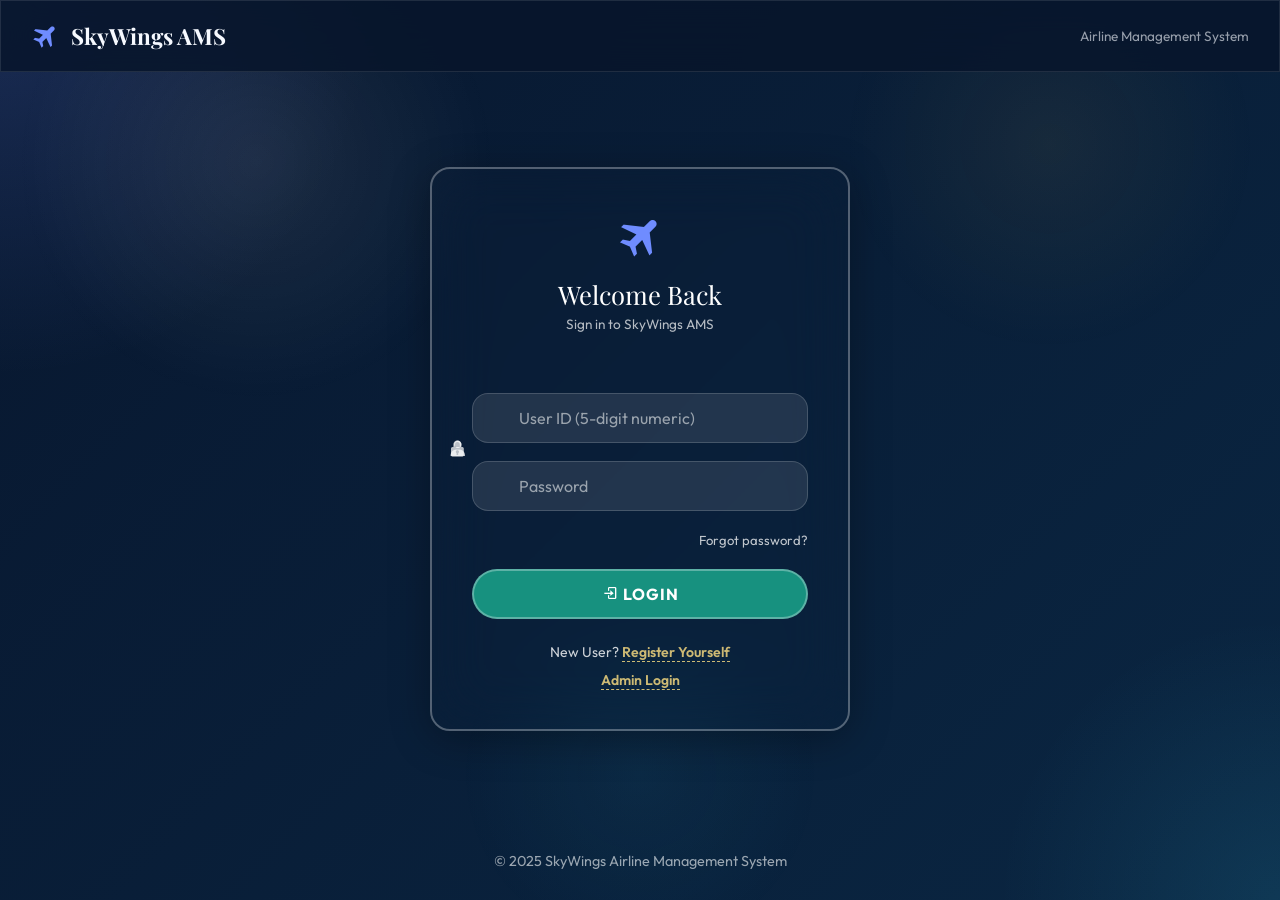
<file: home.html>
<!DOCTYPE html>
<html lang="en">
<head>
<meta charset="UTF-8">
<meta name="viewport" content="width=device-width, initial-scale=1.0">
<title>AMS – Home</title>
<link rel="stylesheet" href="style.css">
<style>
body { min-height: 100vh; }

/* Background decorative planes */
.bg-deco { position: fixed; top: 0; left: 0; width: 100%; height: 100%; pointer-events: none; z-index: 0; overflow: hidden; }
.bg-deco span { position: absolute; font-size: 8rem; opacity: 0.04; animation: float 18s infinite; }
.bg-deco span:nth-child(1) { top: 10%; left: 5%; animation-delay: 0s; }
.bg-deco span:nth-child(2) { top: 60%; right: 8%; animation-delay: 6s; }
.bg-deco span:nth-child(3) { top: 80%; left: 40%; animation-delay: 12s; }
@keyframes float { 0%,100%{transform:translateY(0) rotate(-15deg)} 50%{transform:translateY(-30px) rotate(-10deg)} }

main { position: relative; z-index: 1; }

.hero {
  text-align: center;
  display: flex;
  flex-direction: column;
  align-items: center;
  justify-content: center;
  max-width: 1080px;
  margin: 0 auto;
  padding-bottom: 24px;
}
.hero p {
  margin: 0 auto;
  max-width: 720px;
}

/* Search form */
.search-section {
  padding: 32px 24px 48px;
  display: flex;
  justify-content: center;
  align-items: center;
}
.search-box {
  width: min(100%, 1080px);
  max-width: 1080px;
  margin: 0 auto 40px;
  background: rgba(255,255,255,0.08);
  border: 1px solid rgba(255,255,255,0.14);
  border-radius: 28px;
  padding: 32px;
  box-shadow: 0 20px 45px rgba(0,0,0,0.15);
}
.search-box h3 { font-size: 1rem; opacity: 0.8; margin-bottom: 22px; letter-spacing: 1px; text-transform: uppercase; }
.search-grid { display: grid; grid-template-columns: repeat(auto-fit, minmax(170px, 1fr)); gap: 16px; align-items: end; }
.search-grid .btn { min-height: 54px; }
.trip-tabs { justify-content: center; }

/* Tab buttons for trip type */
.trip-tabs { display: flex; gap: 12px; margin-bottom: 22px; }
.trip-tab {
  padding: 10px 22px; border-radius: 50px; border: 1.5px solid rgba(255,255,255,0.4);
  background: transparent; color: #fff; font-family: var(--font); font-size: 0.9rem;
  cursor: pointer; transition: all 0.2s;
}
.trip-tab.active, .trip-tab:hover { background: var(--accent); border-color: var(--accent); }

/* Features row */
.features { display: grid; grid-template-columns: repeat(auto-fit, minmax(200px, 1fr)); gap: 20px; padding: 0 24px 40px; }
.feature-card {
  background: rgba(255,255,255,0.1);
  border: 1.5px solid rgba(255,255,255,0.18);
  border-radius: 16px;
  padding: 24px;
  text-align: center;
  backdrop-filter: blur(10px);
  cursor: pointer;
  transition: transform 0.2s, background 0.2s;
  text-decoration: none; color: #fff;
}
.feature-card:hover { transform: translateY(-4px); background: rgba(255,255,255,0.18); }
.feature-card i { font-size: 2.4rem; color: var(--accent); margin-bottom: 10px; }
.feature-card h4 { font-size: 1rem; margin-bottom: 4px; }
.feature-card p { font-size: 0.8rem; opacity: 0.7; }

/* Offers section */
.offers { padding: 0 24px 40px; }
.offers h2 { font-family: var(--font-display); font-size: 1.5rem; margin-bottom: 24px; }
.offers-grid { display: grid; grid-template-columns: repeat(auto-fit, minmax(260px, 1fr)); gap: 18px; }
.offer-card {
  border-radius: 18px;
  padding: 26px;
  position: relative;
  overflow: hidden;
  color: #fff;
}
.offer-card:nth-child(1) { background: linear-gradient(135deg,#ff6b35,#f7c59f); }
.offer-card:nth-child(2) { background: linear-gradient(135deg,#1e90ff,#00c6ff); }
.offer-card:nth-child(3) { background: linear-gradient(135deg,#8e2de2,#4a00e0); }
.offer-card h4 { font-size: 1.14rem; font-weight: 700; }
.offer-card p { font-size: 0.84rem; opacity: 0.88; margin: 8px 0; }
.offer-badge { position: absolute; top: 18px; right: 18px; background: rgba(255,255,255,0.25); border-radius: 50px; padding: 4px 14px; font-size: 0.78rem; font-weight: 700; }

/* Popular routes */
.routes { padding: 0 24px 46px; }
.routes h2 { font-family: var(--font-display); font-size: 1.5rem; margin-bottom: 24px; }
.routes-grid { display: grid; grid-template-columns: repeat(auto-fit, minmax(220px, 1fr)); gap: 18px; }
.route-card {
  background-color: rgba(16, 35, 61, 0.35);
  border: 1px solid rgba(255,255,255,0.16);
  border-radius: 18px;
  padding: 0;
  display: flex;
  align-items: flex-end;
  cursor: pointer;
  transition: transform 0.3s, box-shadow 0.3s;
  position: relative;
  min-height: 240px;
  overflow: hidden;
  background-size: cover;
  background-position: center center;
  background-repeat: no-repeat;
}
.route-card:hover {
  transform: translateY(-5px);
  box-shadow: 0 18px 40px rgba(0,0,0,0.28);
}
.route-overlay {
  position: relative;
  width: 100%;
  height: 100%;
  background: linear-gradient(180deg, rgba(0,0,0,0.06), rgba(0,0,0,0.56));
  padding: 24px;
  display: flex;
  align-items: flex-end;
  justify-content: flex-start;
  z-index: 2;
}
.route-icon { font-size: 1.8rem; display: none; }
.route-info h5 { font-size: 0.95rem; font-weight: 700; color: #fff; margin-bottom: 4px; }
.route-info p { font-size: 0.78rem; opacity: 0.95; color: #fff; }
</style>
</head>
<body>

<div class="bg-deco">
  <span>✈</span><span>✈</span><span>✈</span>
</div>

<!-- US007: Navbar with all required links -->
<nav class="navbar">
  <div class="nav-brand"><i class='bx bxs-plane-alt'></i> SkyWings AMS</div>

  <button class="nav-toggle" id="nav-toggle"><i class='bx bx-menu'></i></button>

  <div class="nav-links" id="nav-links">

    <a href="home.html" class="active"><i class='bx bxs-home'></i> Home</a>
    <a href="profile.html"><i class='bx bxs-user-circle'></i> My Profile</a>
    <a href="trips.html"><i class='bx bxs-plane-take-off'></i> My Trips</a>
    <a href="admin.html"><i class='bx bxs-dashboard'></i> Admin</a>
    <a href="login.html" onclick="AMS.logout();return false;"><i class='bx bx-log-out'></i> Logout</a>
  </div>

  <!-- US007: Welcome message right corner -->
  <div class="nav-welcome" id="nav-welcome">Welcome !!!</div>
</nav>

<main>
  <!-- Hero -->
  <div class="hero">
    <h1>✈ SkyWings Airline Management</h1>
    <p>Your journey begins here — book, manage, and explore flights with ease</p>
  </div>

  <!-- US007: Search form -->
  <div class="search-section">
    <div class="search-box">
      <div class="trip-tabs">
        <button class="trip-tab active" onclick="setTab(this,'one')">One Way</button>
        <button class="trip-tab" onclick="setTab(this,'round')">Round Trip</button>
        <button class="trip-tab" onclick="setTab(this,'multi')">Multi-City</button>
      </div>
      <h3><i class='bx bx-search'></i> Search Flights</h3>
      <div class="search-grid">
        <!-- Origin -->
        <div class="input-group">
          <i class='bx bxs-map'></i>
          <input list="location-list" id="origin" placeholder="Origin / City or Airport">
        </div>
        <!-- Destination -->
        <div class="input-group">
          <i class='bx bxs-map-pin'></i>
          <input list="location-list" id="destination" placeholder="Destination / City or Airport">
        </div>
        <!-- Departure -->
        <div class="input-group">
          <i class='bx bxs-calendar'></i>
          <input type="date" id="departure" placeholder="Departure">
        </div>
        <!-- Return (hidden by default) -->
        <div class="input-group hide" id="return-wrap">
          <i class='bx bxs-calendar-check'></i>
          <input type="date" id="returnDate" placeholder="Return">
        </div>
        <!-- Travellers -->
        <div class="input-group">
          <i class='bx bxs-group'></i>
          <input type="number" id="travellers" placeholder="Travellers" min="1" max="9" value="1">
        </div>
        <!-- Class -->
        <div class="input-group">
          <i class='bx bxs-star'></i>
          <select id="travelClass">
            <option value="">Class</option>
            <option>Economy</option>
            <option>Executive</option>
            <option>Business</option>
          </select>
        </div>
        <!-- Search button -->
        <button class="btn btn-primary" onclick="doSearch()">
          <i class='bx bx-search-alt'></i> Search Flights
        </button>
      </div>
      <div id="search-msg" class="search-msg"></div>
      <datalist id="location-list">
        <option value="Mumbai (BOM)"></option>
        <option value="Delhi (DEL)"></option>
        <option value="Bangalore (BLR)"></option>
        <option value="Chennai (MAA)"></option>
        <option value="Kolkata (CCU)"></option>
        <option value="Hyderabad (HYD)"></option>
        <option value="Pune (PNQ)"></option>
        <option value="Ahmedabad (AMD)"></option>
        <option value="Dubai (DXB)"></option>
        <option value="Singapore (SIN)"></option>
        <option value="London (LHR)"></option>
        <option value="New York (JFK)"></option>
      </datalist>
    </div>
  </div>

  <!-- Feature shortcuts -->
  <div class="features">
    <a class="feature-card" href="booking.html">
      <i class='bx bxs-plane-take-off'></i>
      <h4>Book Flight</h4>
      <p>Search & book your next journey</p>
    </a>
    <a class="feature-card" href="checkin.html">
      <i class='bx bxs-id-card'></i>
      <h4>Web Check-In</h4>
      <p>Skip the airport queue</p>
    </a>
    <a class="feature-card" href="trips.html">
      <i class='bx bxs-map-alt'></i>
      <h4>My Trips</h4>
      <p>View all your bookings</p>
    </a>
    <a class="feature-card" href="profile.html">
      <i class='bx bxs-user-circle'></i>
      <h4>My Profile</h4>
      <p>Manage your account</p>
    </a>
    <a class="feature-card" href="flights.html">
      <i class='bx bxs-time'></i>
      <h4>Flight Status</h4>
      <p>Real-time flight tracking</p>
    </a>
    <a class="feature-card" href="admin.html">
      <i class='bx bxs-cog'></i>
      <h4>Admin Panel</h4>
      <p>Manage airline operations</p>
    </a>
  </div>

  <!-- Offers -->
  <div class="offers">
    <h2>🎉 Exclusive Offers</h2>
    <div class="offers-grid">
      <div class="offer-card">
        <span class="offer-badge">FLAT 30% OFF</span>
        <h4>Weekend Getaway</h4>
        <p>Mumbai → Goa | This weekend only</p>
        <p><strong>From ₹2,499</strong></p>
      </div>
      <div class="offer-card">
        <span class="offer-badge">EARLY BIRD</span>
        <h4>International Deals</h4>
        <p>India → Dubai | Book 30 days ahead</p>
        <p><strong>From ₹12,999</strong></p>
      </div>
      <div class="offer-card">
        <span class="offer-badge">BUSINESS</span>
        <h4>Upgrade Experience</h4>
        <p>Business class at Executive price</p>
        <p><strong>Limited seats</strong></p>
      </div>
    </div>
  </div>

  <!-- Popular Routes -->
  <div class="routes">
    <h2>🔥 Popular Routes</h2>
    <div class="routes-grid">
      <div class="route-card" style="background-image: url('https://images.unsplash.com/photo-1587135941948-670b381f08ce?auto=format&fit=crop&w=800&q=80');"><div class="route-overlay"><div class="route-info"><h5>Mumbai → Delhi</h5><p>From ₹3,499 | 2h 15m</p></div></div></div>
      <div class="route-card" style="background-image: url('https://images.unsplash.com/photo-1559827260-dc66d52bef19?auto=format&fit=crop&w=800&q=80');"><div class="route-overlay"><div class="route-info"><h5>Delhi → Goa</h5><p>From ₹4,299 | 2h 45m</p></div></div></div>
      <div class="route-card" style="background-image: url('https://images.unsplash.com/photo-1512453979798-5ea266f8880c?auto=format&fit=crop&w=800&q=80');"><div class="route-overlay"><div class="route-info"><h5>Mumbai → Dubai</h5><p>From ₹13,499 | 3h 10m</p></div></div></div>
      <div class="route-card" style="background-image: url('https://images.unsplash.com/photo-1525625293386-3f8f99389edd?auto=format&fit=crop&w=800&q=80');"><div class="route-overlay"><div class="route-info"><h5>Delhi → Singapore</h5><p>From ₹18,999 | 5h 30m</p></div></div></div>
      <div class="route-card" style="background-image: url('https://images.unsplash.com/photo-1513635269975-59663e0ac1ad?auto=format&fit=crop&w=800&q=80');"><div class="route-overlay"><div class="route-info"><h5>Bangalore → London</h5><p>From ₹42,999 | 10h 45m</p></div></div></div>
      <div class="route-card" style="background-image: url('https://images.unsplash.com/photo-1496442226666-8d4d0e62e6e9?auto=format&fit=crop&w=800&q=80');"><div class="route-overlay"><div class="route-info"><h5>Mumbai → New York</h5><p>From ₹58,999 | 16h 20m</p></div></div></div>
    </div>
  </div>
</main>

<footer>© 2025 SkyWings Airline Management System | Built with ❤️</footer>

<script src="utils.js"></script>
<script>
AMS.guard();
loadNavUser();
initNavToggle();

// Set min date to today
document.getElementById('departure').min = new Date().toISOString().split('T')[0];

document.getElementById('returnDate').min = document.getElementById('departure').min;

function loadSavedSearch() {
  const search = AMS.get('search');
  if (search && (search.org || search.dst || search.dep || search.cls)) {
    document.getElementById('origin').value = search.org || '';
    document.getElementById('destination').value = search.dst || '';
    document.getElementById('departure').value = search.dep || '';
    document.getElementById('returnDate').value = search.returnDate || '';
    document.getElementById('travellers').value = search.travellers || '1';
    document.getElementById('travelClass').value = search.cls || '';
    document.getElementById('search-msg').textContent = '';
    if (search.returnDate) {
      const roundBtn = document.querySelector("button[onclick*='round']");
      if (roundBtn) setTab(roundBtn, 'round');
    }
  } else {
    resetSearchFields();
  }
}

function resetSearchFields() {
  document.getElementById('origin').value = '';
  document.getElementById('destination').value = '';
  document.getElementById('departure').value = '';
  document.getElementById('returnDate').value = '';
  document.getElementById('travellers').value = '1';
  document.getElementById('travelClass').value = '';
  document.getElementById('search-msg').textContent = '';
}

loadSavedSearch();

function setTab(btn, type) {
  document.querySelectorAll('.trip-tab').forEach(b => b.classList.remove('active'));
  btn.classList.add('active');
  const returnWrap = document.getElementById('return-wrap');
  if (type === 'round') {
    returnWrap.classList.remove('hide');
  } else {
    returnWrap.classList.add('hide');
    document.getElementById('returnDate').value = '';
  }
}

function doSearch() {
  const org = document.getElementById('origin').value.trim();
  const dst = document.getElementById('destination').value.trim();
  const dep = document.getElementById('departure').value;
  const cls = document.getElementById('travelClass').value;
  const returnDate = document.getElementById('returnDate').value;
  const returnWrap = document.getElementById('return-wrap');
  const msg = document.getElementById('search-msg');

  if (!org) { msg.textContent = '⚠ Please enter Origin'; return; }
  if (!dst) { msg.textContent = '⚠ Please enter Destination'; return; }
  if (org.toLowerCase() === dst.toLowerCase()) { msg.textContent = '⚠ Both origin and destination can\'t be same'; return; }
  if (!dep) { msg.textContent = '⚠ Please select Departure date'; return; }
  if (!cls) { msg.textContent = '⚠ Please choose a travel class'; return; }
  if (!returnWrap.classList.contains('hide') && !returnDate) {
    msg.textContent = '⚠ Please select a return date for round-trip'; return;
  }

  msg.textContent = '';
  AMS.save('search', {
    org,
    dst,
    dep,
    returnDate: returnDate || '',
    travellers: document.getElementById('travellers').value,
    cls
  });
  window.location.href = 'flights.html';
}
</script>
</body>
</html>
</file>
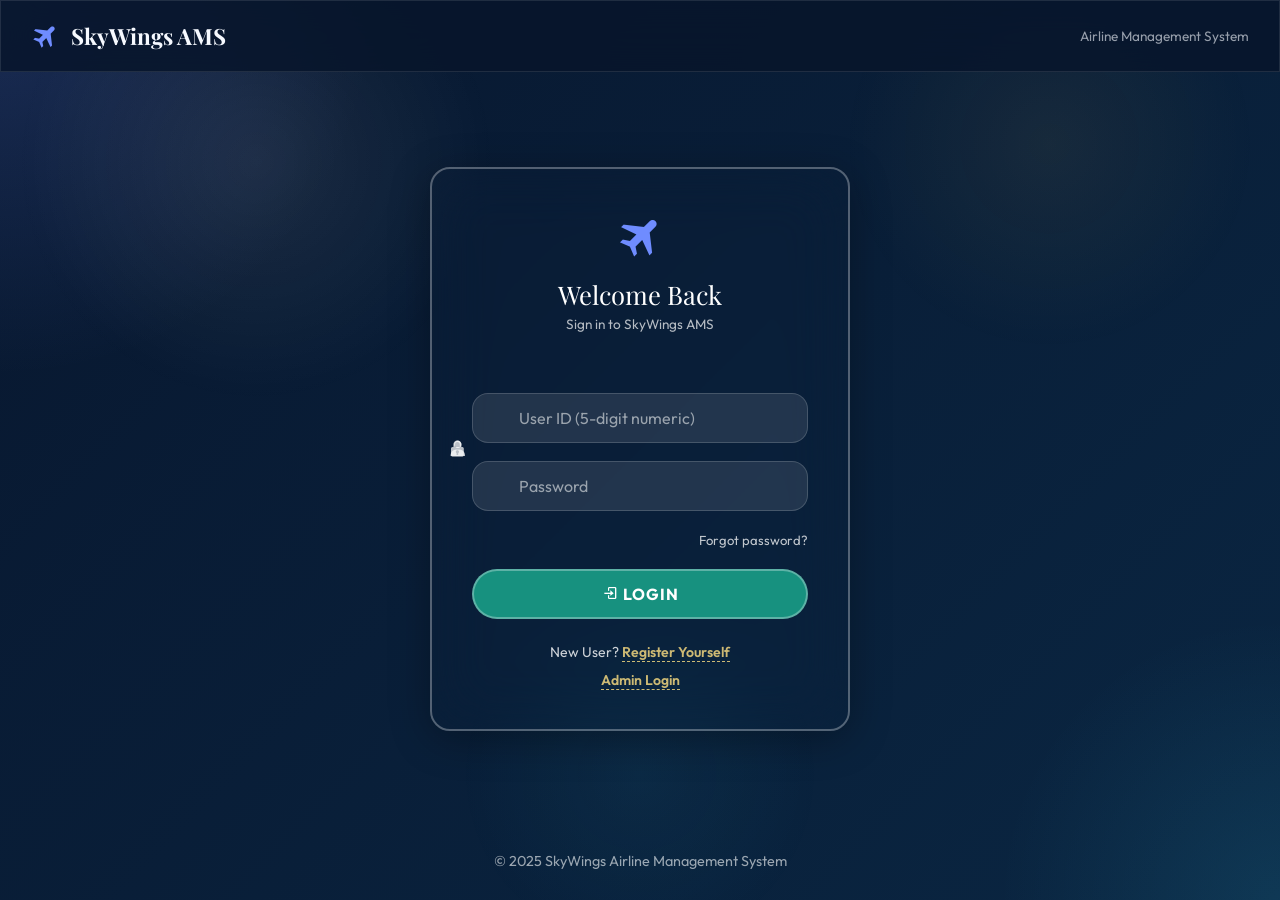
<file: login.html>
<!DOCTYPE html>
<html lang="en">
<head>
<meta charset="UTF-8">
<meta name="viewport" content="width=device-width, initial-scale=1.0">
<title>AMS – Login</title>
<link rel="stylesheet" href="style.css">
<style>
/* US002 – External CSS rules applied here */
body { display: flex; flex-direction: column; min-height: 100vh; }
.login-wrap { flex: 1; display: flex; align-items: center; justify-content: center; padding: 40px 16px; }

.login-box {
  width: 420px;
  background: transparent;
  border: 2px solid rgba(255,255,255,0.3);
  backdrop-filter: blur(30px);
  box-shadow: 0 8px 40px rgba(0,0,0,0.3);
  border-radius: 20px;
  padding: 40px;
  color: white;
  position: center; /* spec */
  text-align: center;
}

.login-logo { font-size: 3rem; color: var(--accent); margin-bottom: 8px; }
.login-title { font-family: var(--font-display); font-size: 1.6rem; margin-bottom: 4px; }
.login-sub { font-size: 0.85rem; opacity: 0.7; margin-bottom: 28px; }

/* Input box attributes per US002 */
.login-box .input-group { margin-bottom: 18px; text-align: left; }

/* Login button */
.btn-login {
  width: 100%;
  padding: 13px;
  background: var(--teal-dark);
  color: #fff;
  border: 2px solid rgba(255,255,255,0.3);
  border-radius: 70px;
  font-family: var(--font);
  font-size: 1rem;
  font-weight: 700;
  cursor: pointer;
  letter-spacing: 1px;
  transition: all 0.25s;
  margin-top: 6px;
}
.btn-login:hover { background: black; border-radius: 70px; }

.login-footer { margin-top: 24px; font-size: 0.88rem; opacity: 0.8; }
.login-footer a { color: #ffe082; font-weight: 600; border-bottom: 1px dashed; }

#login-msg { font-size: 0.85rem; min-height: 22px; margin-bottom: 10px; color: #ff6b6b; font-weight: 500; }
</style>
</head>
<body>

<!-- Minimal top bar -->
<nav class="navbar">
  <div class="nav-brand"><i class='bx bxs-plane-alt'></i> SkyWings AMS</div>
  <div style="font-size:0.85rem;opacity:0.6;">Airline Management System</div>
</nav>

<div class="login-wrap">
  <div class="login-box">
    <div class="login-logo"><i class='bx bxs-plane-alt'></i></div>
    <div class="login-title">Welcome Back</div>
    <div class="login-sub">Sign in to SkyWings AMS</div>

    <!-- US003: message div above UserId -->
    <div id="login-msg"></div>

    <div class="input-group">
      <i class='bx bxs-user'></i>
      <input type="text" id="userId" placeholder="User ID (5-digit numeric)" maxlength="5" inputmode="numeric">
    </div>

    <div class="input-group">
      <i class='bx bxs-lock'></i>
      <input type="password" id="password" placeholder="Password" maxlength="30">
    </div>

    <div style="text-align:right;margin-bottom:14px;">
      <a href="forgot.html" style="font-size:0.82rem;opacity:0.75;">Forgot password?</a>
    </div>

    <button class="btn-login" onclick="doLogin()"><i class='bx bx-log-in'></i> LOGIN</button>

    <div class="login-footer">
      New User? <a href="register.html">Register Yourself</a>
    </div>
    <div class="login-footer" style="margin-top:10px;">
      <a href="admin-login.html">Admin Login</a>
    </div>
  </div>
</div>

<footer>© 2025 SkyWings Airline Management System</footer>

<script src="utils.js"></script>
<script>
/* US003 – Internal JS */
function doLogin() {
  const uid = document.getElementById('userId').value.trim();
  const pwd = document.getElementById('password').value.trim();
  const msg = document.getElementById('login-msg');

  // Mandatory check
  if (!uid && !pwd) { msg.textContent = 'Both ID/password not valid'; return; }
  if (!uid) { msg.textContent = 'ID not valid'; return; }
  if (!pwd) { msg.textContent = 'Password not valid'; return; }

  // Numeric & max 5 digits
  if (!/^\d{1,5}$/.test(uid)) { msg.textContent = 'ID not valid'; return; }

  // Length checks
  if (pwd.length < 6) { msg.textContent = 'Password not valid'; return; }
  if (pwd.length > 30) { msg.textContent = 'Password not valid'; return; }

  let user = authenticateUser(uid, pwd);
  if (!user) {
    const match = STATIC_USERS.find(u => u.id === uid && u.password === pwd);
    if (match) {
      user = {
        firstName: 'Passenger',
        lastName: 'User',
        email: 'user@demo.com',
        dob: '1995-06-15',
        address: '123 Demo St, Mumbai',
        contact: '9876543210',
        passengerId: uid,
        password: pwd
      };
    }
  }

  if (!user) {
    msg.textContent = 'Both ID/password not valid'; return;
  }

  AMS.setUser(user);
  if (user.mustResetPassword) {
    setTimeout(() => window.location.href = 'set-password.html', 400);
    return;
  }
  window.location.href = 'home.html';
}

// Allow Enter key
document.addEventListener('keydown', e => { if (e.key === 'Enter') doLogin(); });
</script>
</body>
</html>
</file>
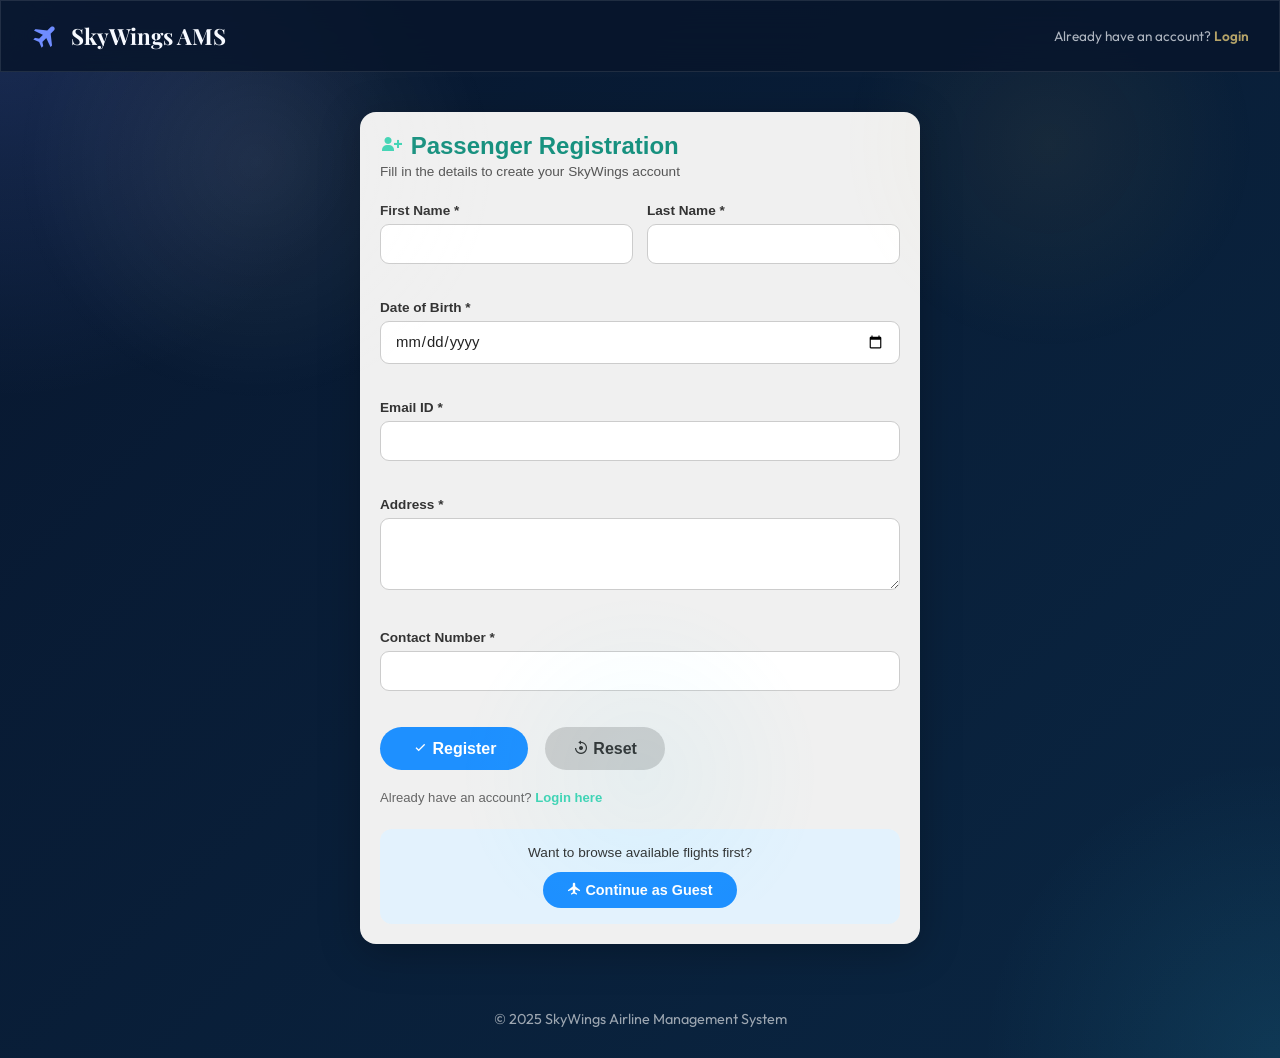
<file: register.html>
<!DOCTYPE html>
<html lang="en">
<head>
<meta charset="UTF-8">
<meta name="viewport" content="width=device-width, initial-scale=1.0">
<title>AMS – Register</title>
<link rel="stylesheet" href="style.css">
<style>
/* US005 – Internal CSS */
body { min-height: 100vh; }
.reg-wrap { display: flex; justify-content: center; padding: 40px 16px; }

.reg-box {
  font-color: black;            /* spec */
  font-family: Arial, sans-serif;
  background-color: #f0f0f0;   /* Gray94 approx */
  border-radius: 16px;
  box-shadow: 0 8px 40px rgba(0,0,0,0.25);
  padding: 20px;                /* 20 RX */
  width: 100%;
  max-width: 560px;
  color: #111;
  align: center;                /* spec */
}

.reg-box h2 { font-size: 1.5rem; margin-bottom: 4px; color: var(--teal-dark); }
.reg-box p { font-size: 0.85rem; color: #555; margin-bottom: 24px; }
.reg-box label { display: block; font-size: 0.85rem; font-weight: 600; margin-bottom: 6px; color: #333; }

.reg-box input, .reg-box select, .reg-box textarea {
  width: 100%;
  padding: 11px 14px;
  border: 1.5px solid #ccc;
  border-radius: 9px;
  font-family: Arial, sans-serif;
  font-size: 0.93rem;
  color: #222;
  background: #fff;
  outline: none;
  transition: border 0.2s;
  margin-bottom: 4px;
}
.reg-box input:focus, .reg-box select:focus, .reg-box textarea:focus { border-color: var(--teal); }
.reg-box textarea { resize: vertical; min-height: 72px; }

.field-row { display: grid; grid-template-columns: 1fr 1fr; gap: 14px; }
.field-wrap { margin-bottom: 16px; }

.err { color: red; font-size: 0.8rem; min-height: 16px; display: block; }

/* Register button – US005 */
.btn-register {
  background-color: DodgerBlue;
  color: white;
  border: none;
  padding: 12px 32px;
  border-radius: 50px;
  font-size: 1rem;
  font-weight: 700;
  font-family: Arial, sans-serif;
  cursor: pointer;
  transition: background 0.25s;
}
.btn-register:hover { background-color: #0047ab; } /* Cobalt */

.btn-reset {
  background: #ccc;
  color: #333;
  border: none;
  padding: 12px 28px;
  border-radius: 50px;
  font-size: 1rem;
  font-weight: 600;
  font-family: Arial, sans-serif;
  cursor: pointer;
  margin-left: 12px;
  transition: background 0.2s;
}
.btn-reset:hover { background: #aaa; }

/* Acknowledgment screen */
#ack-screen { display: none; text-align: center; padding: 20px 0; }
#ack-screen .ack-icon { font-size: 4rem; color: var(--teal); margin-bottom: 12px; }
#ack-screen .ack-title { font-size: 1.4rem; font-weight: 700; color: green; margin-bottom: 16px; }
.ack-details { background: #e8f5e9; border-radius: 12px; padding: 18px; text-align: left; margin-top: 12px; }
.ack-details p { margin-bottom: 8px; font-size: 0.92rem; }
.ack-details strong { color: var(--teal-dark); }
</style>
</head>
<body>

<nav class="navbar">
  <div class="nav-brand"><i class='bx bxs-plane-alt'></i> SkyWings AMS</div>
  <div style="font-size:0.85rem;opacity:0.7;">
    Already have an account? <a href="login.html" style="color:#ffe082;font-weight:600;">Login</a>
  </div>
</nav>

<div class="reg-wrap">
  <div class="reg-box">
    <!-- REGISTRATION FORM -->
    <div id="form-screen">
      <h2><i class='bx bxs-user-plus' style="color:var(--teal)"></i> Passenger Registration</h2>
      <p>Fill in the details to create your SkyWings account</p>

      <div class="field-row">
        <div class="field-wrap">
          <label>First Name *</label>
          <input type="text" id="firstName" placeholder="First name" maxlength="50">
          <span class="err" id="err-fn"></span>
        </div>
        <div class="field-wrap">
          <label>Last Name *</label>
          <input type="text" id="lastName" placeholder="Last name" maxlength="50">
          <span class="err" id="err-ln"></span>
        </div>
      </div>

      <div class="field-wrap">
        <label>Date of Birth *</label>
        <input type="date" id="dob">
        <span class="err" id="err-dob"></span>
      </div>

      <div class="field-wrap">
        <label>Email ID *</label>
        <input type="email" id="email" placeholder="yourname@gmail.com">
        <span class="err" id="err-email"></span>
      </div>

      <div class="field-wrap">
        <label>Address *</label>
        <textarea id="address" placeholder="Street, City, State..." maxlength="100"></textarea>
        <span class="err" id="err-addr"></span>
      </div>

      <div class="field-wrap">
        <label>Contact Number *</label>
        <input type="text" id="contact" placeholder="10-digit mobile number" maxlength="10" inputmode="numeric">
        <span class="err" id="err-contact"></span>
      </div>

      <div style="margin-top:8px;">
        <button class="btn-register" onclick="doRegister()"><i class='bx bx-check'></i> Register</button>
        <button class="btn-reset" onclick="doReset()"><i class='bx bx-reset'></i> Reset</button>
      </div>

      <p style="margin-top:20px;font-size:0.82rem;color:#666;">
        Already have an account? <a href="login.html" style="color:var(--teal);font-weight:700;">Login here</a>
      </p>
      
      <div style="margin-top:16px;padding:16px;background:#e3f2fd;border-radius:12px;text-align:center;">
        <p style="font-size:0.85rem;color:#333;margin:0 0 12px;">Want to browse available flights first?</p>
        <button type="button" onclick="loginAsGuest()" style="background:#1e90ff;color:#fff;border:none;padding:10px 24px;border-radius:50px;font-size:0.9rem;font-weight:600;cursor:pointer;">
          <i class='bx bxs-plane'></i> Continue as Guest
        </button>
      </div>
    </div>

    <!-- ACKNOWLEDGMENT SCREEN (US004) -->
    <div id="ack-screen">
      <div class="ack-icon"><i class='bx bxs-check-circle'></i></div>
      <div class="ack-title">Passenger Registration is successful.</div>
      <div class="ack-details">
        <p><strong>Passenger ID:</strong> <span id="ack-pid"></span></p>
        <p><strong>Password:</strong> <span id="ack-pwd"></span></p>
        <p><strong>Name:</strong> <span id="ack-name"></span></p>
        <p><strong>Email:</strong> <span id="ack-email"></span></p>
        <p><strong>Contact:</strong> <span id="ack-contact"></span></p>
      </div>
      <div style="margin-top:24px;">
        <a href="login.html" class="btn-register" style="text-decoration:none;display:inline-block;margin-top:8px;">
          <i class='bx bx-log-in'></i> Proceed to Login
        </a>
      </div>
    </div>

  </div>
</div>

<footer>© 2025 SkyWings Airline Management System</footer>

<script src="utils.js"></script>
<script>
/* US006 – External JS logic (inline for single-file simplicity, linked via utils.js) */

function doRegister() {
  let ok = true;

  const fn = document.getElementById('firstName').value.trim();
  const ln = document.getElementById('lastName').value.trim();
  const dob = document.getElementById('dob').value;
  const email = document.getElementById('email').value.trim();
  const addr = document.getElementById('address').value.trim();
  const contact = document.getElementById('contact').value.trim();

  // Clear all errors
  ['fn','ln','dob','email','addr','contact'].forEach(k => document.getElementById('err-'+k).textContent = '');

  // 1) All mandatory
  if (!fn) { document.getElementById('err-fn').textContent = 'First name is required'; ok = false; }
  if (!ln) { document.getElementById('err-ln').textContent = 'Last name is required'; ok = false; }

  // 2) DOB check > 1/1/1924
  if (!dob) {
    document.getElementById('err-dob').textContent = 'Date of Birth is required'; ok = false;
  } else if (new Date(dob) <= new Date('1924-01-01')) {
    document.getElementById('err-dob').textContent = 'Choose a date greater than 1/1/1924'; ok = false;
  }

  // 3) Email format
  if (!email) {
    document.getElementById('err-email').textContent = 'Email is required'; ok = false;
  } else if (!/^[^\s@]+@[^\s@]+\.[^\s@]+$/.test(email)) {
    document.getElementById('err-email').textContent = 'Enter a valid mail id'; ok = false;
  }

  // Address
  if (!addr) { document.getElementById('err-addr').textContent = 'Address is required'; ok = false; }

  // 4) Contact – exactly 10 digits
  if (!contact) {
    document.getElementById('err-contact').textContent = 'Contact number is required'; ok = false;
  } else if (!/^\d{10}$/.test(contact)) {
    document.getElementById('err-contact').textContent = 'Enter a valid contact number'; ok = false;
  }

  if (!ok) return;

  // Generate ID & password
  const pid = AMS.genId();
  const password = fn.substring(0, 4) + '@123';

  // Save user
  const user = {
    firstName: fn,
    lastName: ln,
    dob,
    email,
    address: addr,
    contact,
    passengerId: pid,
    password,
    mustResetPassword: true
  };
  try {
    registerPassenger(user);
    AMS.setUser(user);
  } catch (err) {
    alert(err.message || 'Unable to complete registration');
    return;
  }

  // Show acknowledgment
  document.getElementById('ack-pid').textContent = pid;
  document.getElementById('ack-pwd').textContent = password;
  document.getElementById('ack-name').textContent = fn + ' ' + ln;
  document.getElementById('ack-email').textContent = email;
  document.getElementById('ack-contact').textContent = contact;
  document.getElementById('form-screen').style.display = 'none';
  document.getElementById('ack-screen').style.display = 'block';
}

// 5) Reset confirmation
function doReset() {
  if (confirm('Is it Okay to reset the fields?')) {
    ['firstName','lastName','dob','email','address','contact'].forEach(id => {
      document.getElementById(id).value = '';
    });
    ['fn','ln','dob','email','addr','contact'].forEach(k =>
      document.getElementById('err-'+k).textContent = '');
  }
}

function loginAsGuest() {
  AMS.loginGuest();
  window.location.href = 'flights.html';
}
</script>
</body>
</html>
</file>
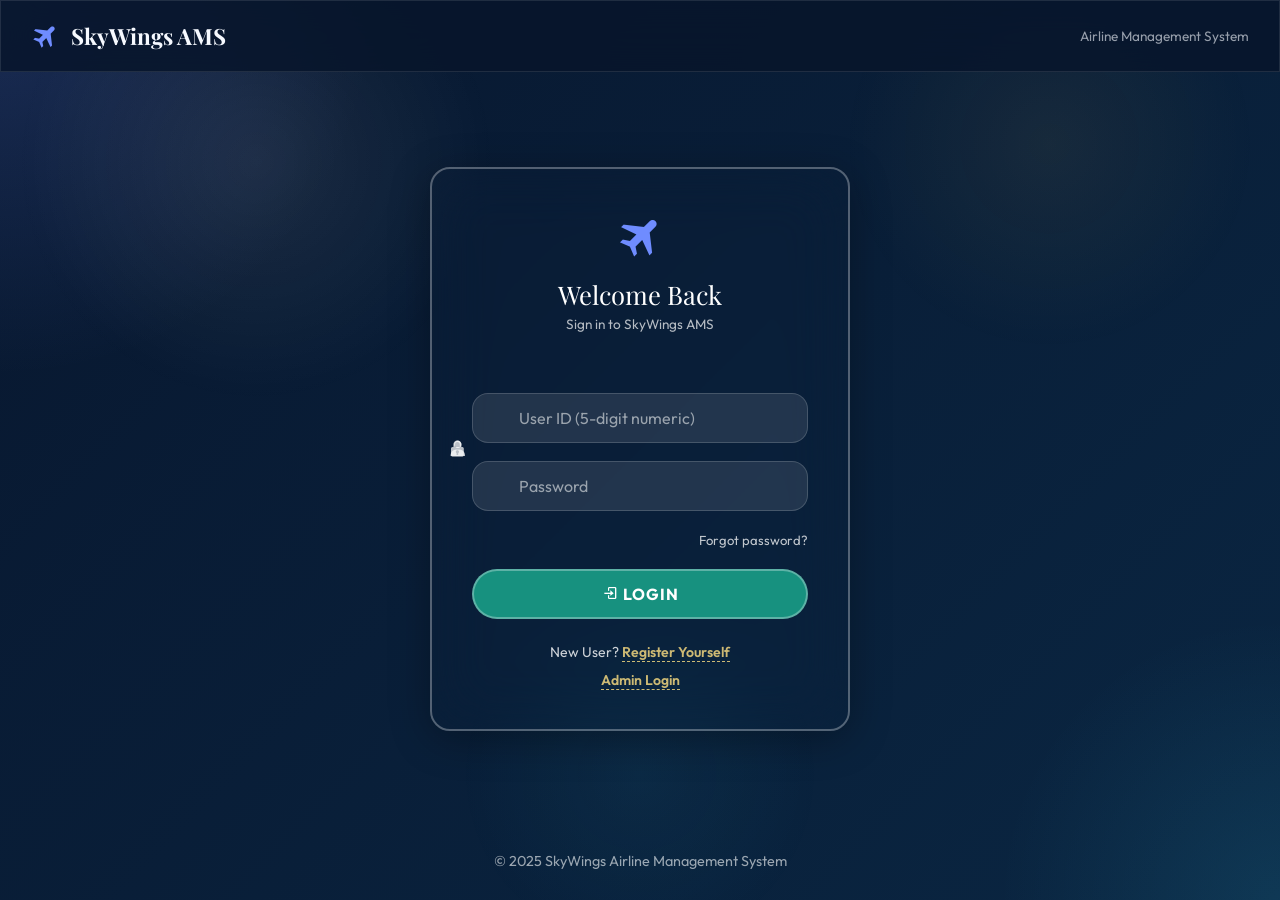
<file: set-password.html>
﻿<!DOCTYPE html>
<html lang="en">
<head>
<meta charset="UTF-8">
<meta name="viewport" content="width=device-width, initial-scale=1.0">
<title>AMS – Set New Password</title>
<link rel="stylesheet" href="style.css">
<style>
body {
  min-height: 100vh;
  display: flex;
  flex-direction: column;
  background: radial-gradient(circle at top left, rgba(255, 54, 107, 0.24), transparent 26%),
              radial-gradient(circle at 80% 20%, rgba(38, 196, 255, 0.18), transparent 22%),
              linear-gradient(180deg, #02040d 0%, #07182f 45%, #0e203f 100%);
  color: #fff;
}
.page-wrap {
  flex: 1;
  display: flex;
  align-items: center;
  justify-content: center;
  padding: 42px 18px 24px;
}
.card {
  width: 100%;
  max-width: 520px;
  border-radius: 28px;
  background: rgba(7, 11, 29, 0.94);
  border: 1px solid rgba(255,255,255,0.12);
  box-shadow: 0 32px 80px rgba(0, 0, 0, 0.32);
  overflow: hidden;
  position: relative;
}
.card::before {
  content: '';
  position: absolute;
  inset: 0;
  background: linear-gradient(160deg, rgba(255,255,255,0.08), transparent 34%);
  pointer-events: none;
}
.card::after {
  content: '';
  position: absolute;
  top: -48px;
  left: 50%;
  width: 180%;
  height: 220px;
  transform: translateX(-50%);
  background: radial-gradient(circle at center, rgba(255, 50, 85, 0.18), transparent 55%);
  pointer-events: none;
}
.card-body {
  position: relative;
  z-index: 1;
  padding: 40px 36px 34px;
}
.top-badge {
  display: inline-flex;
  align-items: center;
  gap: 10px;
  background: rgba(255, 16, 76, 0.14);
  border: 1px solid rgba(255, 16, 76, 0.28);
  color: #ffbac2;
  border-radius: 999px;
  padding: 10px 16px;
  margin-bottom: 24px;
  font-weight: 600;
  font-size: 0.92rem;
}
.top-badge i {
  font-size: 1.2rem;
}
.card h2 {
  margin-bottom: 14px;
  color: #fff;
  font-family: var(--font-display);
  font-size: 2rem;
  letter-spacing: -0.03em;
}
.card p {
  margin-bottom: 30px;
  color: rgba(255,255,255,0.72);
  line-height: 1.75;
  font-size: 1rem;
}
.input-group {
  margin-bottom: 18px;
}
.input-group label {
  display: block;
  margin-bottom: 10px;
  color: #d7e1ff;
  font-weight: 700;
  font-size: 0.92rem;
  letter-spacing: 0.04em;
}
.input-group input {
  width: 100%;
  padding: 14px 18px;
  border-radius: 18px;
  border: 1px solid rgba(255,255,255,0.18);
  background: rgba(255,255,255,0.06);
  color: #fff;
  font-size: 1rem;
  outline: none;
  transition: border 0.2s ease, background 0.2s ease, box-shadow 0.2s ease;
}
.input-group input::placeholder {
  color: rgba(255,255,255,0.55);
}
.input-group input:focus {
  border-color: rgba(255, 86, 112, 0.9);
  background: rgba(255,255,255,0.12);
  box-shadow: 0 0 0 5px rgba(255, 86, 112, 0.12);
}
.passenger-id {
  width: 100%;
  min-height: 56px;
  display: flex;
  align-items: center;
  padding: 14px 18px;
  border-radius: 18px;
  background: rgba(255,255,255,0.06);
  border: 1px solid rgba(255,255,255,0.18);
  color: #fff;
  font-weight: 600;
}
.btn-primary {
  width: 100%;
  padding: 15px 0;
  margin-top: 10px;
  border: none;
  border-radius: 999px;
  cursor: pointer;
  font-size: 1rem;
  font-weight: 700;
  color: #fff;
  background: linear-gradient(135deg, #ff0f4f 0%, #ff7a00 100%);
  box-shadow: 0 18px 36px rgba(255, 38, 108, 0.24);
  transition: transform 0.2s ease, box-shadow 0.2s ease;
}
.btn-primary:hover {
  transform: translateY(-1px);
  box-shadow: 0 22px 42px rgba(255, 38, 108, 0.32);
}
.msg {
  min-height: 22px;
  margin-bottom: 10px;
  color: #ffb3b9;
  font-size: 0.95rem;
}
.success {
  color: #7df2c8;
}
.footer-legal {
  padding: 18px 28px 20px;
  text-align: center;
  color: rgba(255,255,255,0.62);
  font-size: 0.9rem;
}
@media (max-width: 620px) {
  .card {
    border-radius: 24px;
  }
  .card-body {
    padding: 30px 24px 28px;
  }
}
</style>
</head>
<body>
<nav class="navbar">
  <div class="nav-brand"><i class='bx bxs-plane-alt'></i> SkyWings AMS</div>
  <div style="font-size:0.85rem;opacity:0.8;"><a href="login.html" style="color:#ffb3b9;font-weight:600;">Back to Login</a></div>
</nav>
<div class="page-wrap">
  <section class="card">
    <div class="card-body">
      <div class="top-badge"><i class='bx bxs-shield-quarter'></i> Secure welcome</div>
      <h2>Set Your New Password</h2>
      <p>Your account requires a password update for security. Enter a new password to continue.</p>
      <div id="status-msg" class="msg"></div>
      <div class="input-group">
        <label for="passenger-id">Passenger ID</label>
        <div id="user-id" class="passenger-id">Loading...</div>
      </div>
      <div class="input-group">
        <label for="new-password">New Password</label>
        <input type="password" id="new-password" placeholder="Enter at least 6 characters" maxlength="30">
      </div>
      <div class="input-group">
        <label for="confirm-password">Confirm New Password</label>
        <input type="password" id="confirm-password" placeholder="Re-enter password" maxlength="30">
      </div>
      <button class="btn-primary" onclick="updatePassword()" type="button">Update Password</button>
    </div>
  </section>
</div>
<footer class="footer-legal">© 2025 SkyWings Airline Management System</footer>
<script src="utils.js"></script>
<script>
function init() {
  const user = AMS.getUser();
  if (!user || user.isGuest || user.isAdmin || !user.mustResetPassword) {
    window.location.href = 'login.html';
    return;
  }
  document.getElementById('user-id').textContent = user.passengerId || 'Unknown';
}
function updatePassword() {
  const newPwd = document.getElementById('new-password').value.trim();
  const confirmPwd = document.getElementById('confirm-password').value.trim();
  const status = document.getElementById('status-msg');
  status.textContent = '';
  status.className = 'msg';
  if (!newPwd || newPwd.length < 6) {
    status.textContent = 'Create a password with at least 6 characters';
    return;
  }
  if (newPwd !== confirmPwd) {
    status.textContent = 'Passwords do not match';
    return;
  }
  const user = AMS.getUser();
  if (!user) {
    status.textContent = 'User not found. Please login again.';
    return;
  }
  user.password = newPwd;
  user.mustResetPassword = false;
  AMS.setUser(user);
  if (typeof savePassenger === 'function') {
    savePassenger(user);
  }
  status.textContent = 'Password updated successfully. Redirecting...';
  status.className = 'msg success';
  setTimeout(() => window.location.href = 'home.html', 800);
}
window.addEventListener('DOMContentLoaded', init);
document.addEventListener('keydown', function(e) {
  if (e.key === 'Enter') {
    e.preventDefault();
    updatePassword();
  }
});
</script>
</body>
</html>
</file>
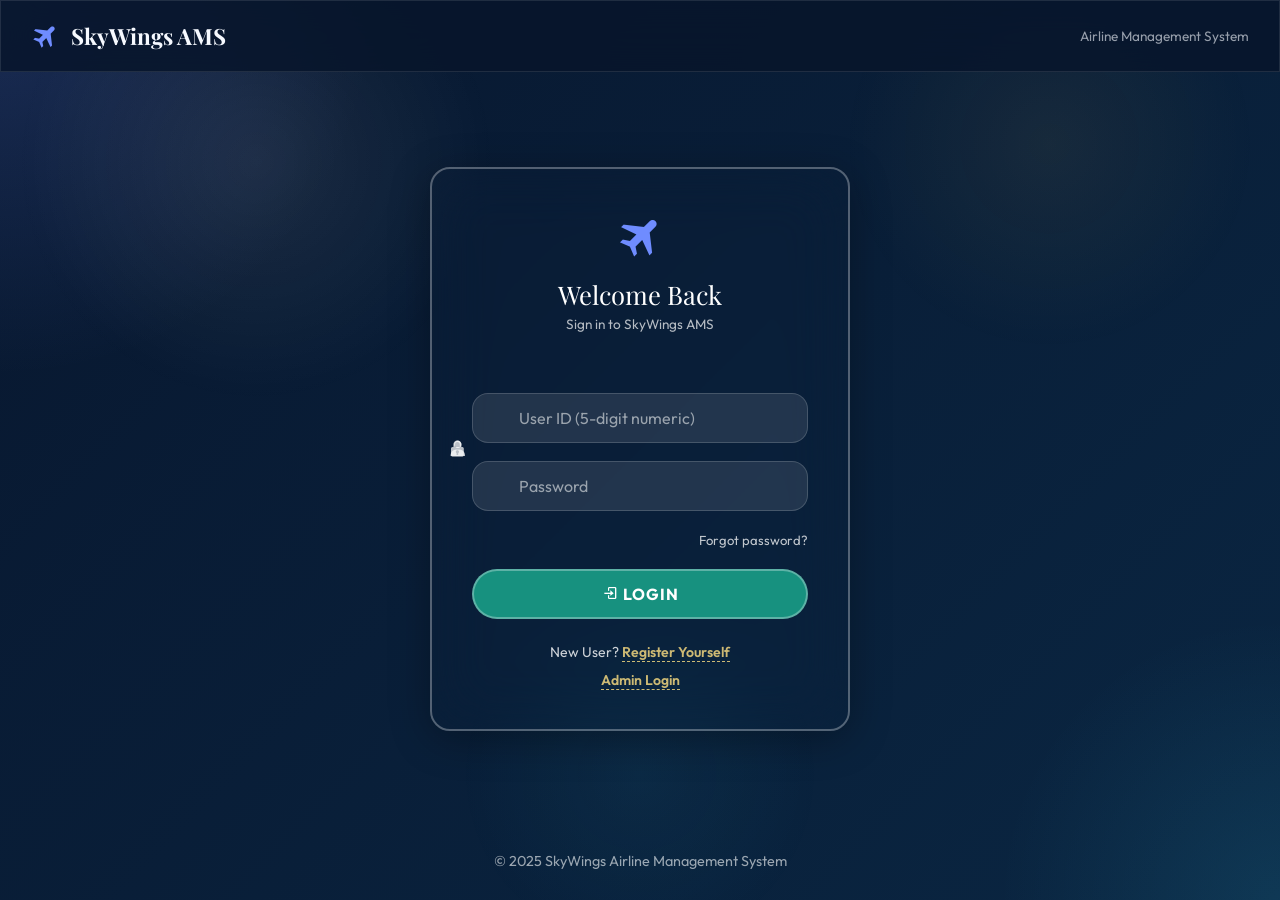
<file: trips.html>
<!DOCTYPE html>
<html lang="en">
<head>
<meta charset="UTF-8">
<meta name="viewport" content="width=device-width, initial-scale=1.0">
<title>AMS – My Trips</title>
<link rel="stylesheet" href="style.css">
<style>
body { min-height: 100vh; }
.trips-wrap { max-width: 900px; margin: 40px auto; padding: 0 20px 60px; }

.tab-bar { display: flex; gap: 10px; margin-bottom: 28px; flex-wrap: wrap; }
.tab-btn {
  padding: 10px 24px; border-radius: 50px;
  border: 2px solid rgba(255,255,255,0.35);
  background: transparent; color: #fff;
  font-family: var(--font); font-size: 0.92rem;
  font-weight: 600; cursor: pointer; transition: all 0.2s;
  display: flex; align-items: center; gap: 8px;
}
.tab-btn:hover { background: rgba(255,255,255,0.15); }
.tab-btn.active { background: var(--accent); border-color: var(--accent); }

.tab-content { display: none; }
.tab-content.active { display: block; }

.trips-title { font-family: var(--font-display); font-size: 1.5rem; margin-bottom: 20px; }

/* Table wrapper */
.table-wrap { background: #fff; border-radius: 16px; overflow: hidden; box-shadow: var(--shadow); }
.table-wrap table { width: 100%; border-collapse: collapse; }
.table-wrap th, .table-wrap td { color: #1b253a; padding: 14px 18px; border-bottom: 1px solid rgba(16, 39, 74, 0.08); }
.table-wrap thead { background: #f4f6fc; }
.table-wrap th { font-size: 0.82rem; text-transform: uppercase; letter-spacing: 0.5px; color: #0f2a53; }
.table-wrap tbody tr:hover { background: rgba(111, 140, 255, 0.05); }

.status-pill {
  display: inline-block; padding: 3px 12px; border-radius: 50px;
  font-size: 0.78rem; font-weight: 700;
}
.pill-upcoming { background: #e3f2fd; color: #1565c0; }
.pill-cancelled { background: #ffebee; color: #c62828; }
.pill-completed { background: #e8f5e9; color: #2e7d32; }

.empty-state { text-align: center; padding: 40px; color: #888; }
.empty-state i { font-size: 3rem; margin-bottom: 10px; display: block; }
</style>
</head>
<body>
<nav class="navbar">
  <div class="nav-brand"><i class='bx bxs-plane-alt'></i> SkyWings AMS</div>
  <button class="nav-toggle" id="nav-toggle"><i class='bx bx-menu'></i></button>
  <div class="nav-links" id="nav-links">
    <a href="home.html"><i class='bx bxs-home'></i> Home</a>
    <a href="profile.html"><i class='bx bxs-user-circle'></i> My Profile</a>
    <a href="trips.html" class="active"><i class='bx bxs-plane-take-off'></i> My Trips</a>
    <a href="booking.html"><i class='bx bxs-purchase-tag'></i> Book Flight</a>
    <a href="login.html" onclick="AMS.logout();return false;"><i class='bx bx-log-out'></i> Logout</a>
  </div>
  <div class="nav-welcome" id="nav-welcome"></div>
</nav>

<div class="trips-wrap">
  <h2 style="font-family:var(--font-display);font-size:2rem;margin-bottom:8px;">✈ My Trips</h2>
  <p style="opacity:0.7;margin-bottom:28px;">All your bookings in one place</p>

  <!-- US007: 3 links for Upcoming, Cancelled, Completed -->
  <div class="tab-bar">
    <button class="tab-btn active" onclick="switchTab('upcoming',this)"><i class='bx bx-calendar'></i> Upcoming</button>
    <button class="tab-btn" onclick="switchTab('cancelled',this)"><i class='bx bxs-x-circle'></i> Cancelled</button>
    <button class="tab-btn" onclick="switchTab('completed',this)"><i class='bx bxs-check-circle'></i> Completed</button>
  </div>

  <!-- Upcoming -->
  <div class="tab-content active" id="tab-upcoming">
    <div class="trips-title">🗓 Upcoming Flights</div>
    <div class="table-wrap">
      <table class="ams-table">
        <thead>
          <tr>
            <th>Flight Name</th><th>Origin</th><th>Destination</th>
            <th>Travel Date</th><th>Price</th><th>Status</th>
          </tr>
        </thead>
        <tbody>
          <tr>
            <td><i class='bx bxs-plane' style="color:var(--teal)"></i> SkyWings SW-201</td>
            <td>Mumbai (BOM)</td><td>Delhi (DEL)</td>
            <td>15 Jun 2025</td><td>₹4,299</td>
            <td><span class="status-pill pill-upcoming">Upcoming</span></td>
          </tr>
          <tr>
            <td><i class='bx bxs-plane' style="color:var(--teal)"></i> AirIndia AI-808</td>
            <td>Delhi (DEL)</td><td>Dubai (DXB)</td>
            <td>22 Jun 2025</td><td>₹14,499</td>
            <td><span class="status-pill pill-upcoming">Upcoming</span></td>
          </tr>
          <tr>
            <td><i class='bx bxs-plane' style="color:var(--teal)"></i> IndiGo 6E-415</td>
            <td>Bangalore (BLR)</td><td>Goa (GOI)</td>
            <td>30 Jun 2025</td><td>₹3,199</td>
            <td><span class="status-pill pill-upcoming">Upcoming</span></td>
          </tr>
        </tbody>
      </table>
    </div>
  </div>

  <!-- Cancelled -->
  <div class="tab-content" id="tab-cancelled">
    <div class="trips-title">❌ Cancelled Flights</div>
    <div class="table-wrap">
      <table class="ams-table">
        <thead>
          <tr>
            <th>Flight Name</th><th>Origin</th><th>Destination</th>
            <th>Travel Date</th><th>Price</th><th>Status</th>
          </tr>
        </thead>
        <tbody>
          <tr>
            <td><i class='bx bxs-plane' style="color:#c62828"></i> SpiceJet SG-121</td>
            <td>Chennai (MAA)</td><td>Kolkata (CCU)</td>
            <td>10 May 2025</td><td>₹5,199</td>
            <td><span class="status-pill pill-cancelled">Cancelled</span></td>
          </tr>
          <tr>
            <td><i class='bx bxs-plane' style="color:#c62828"></i> Vistara UK-890</td>
            <td>Hyderabad (HYD)</td><td>Singapore (SIN)</td>
            <td>18 May 2025</td><td>₹19,899</td>
            <td><span class="status-pill pill-cancelled">Cancelled</span></td>
          </tr>
          <tr>
            <td><i class='bx bxs-plane' style="color:#c62828"></i> GoAir G8-302</td>
            <td>Pune (PNQ)</td><td>Ahmedabad (AMD)</td>
            <td>25 Apr 2025</td><td>₹2,799</td>
            <td><span class="status-pill pill-cancelled">Cancelled</span></td>
          </tr>
        </tbody>
      </table>
    </div>
  </div>

  <!-- Completed -->
  <div class="tab-content" id="tab-completed">
    <div class="trips-title">✅ Completed Flights</div>
    <div class="table-wrap">
      <table class="ams-table">
        <thead>
          <tr>
            <th>Flight Name</th><th>Origin</th><th>Destination</th>
            <th>Travel Date</th><th>Price</th><th>Status</th>
          </tr>
        </thead>
        <tbody>
          <tr>
            <td><i class='bx bxs-plane' style="color:#2e7d32"></i> SkyWings SW-102</td>
            <td>Mumbai (BOM)</td><td>London (LHR)</td>
            <td>14 Mar 2025</td><td>₹45,999</td>
            <td><span class="status-pill pill-completed">Completed</span></td>
          </tr>
          <tr>
            <td><i class='bx bxs-plane' style="color:#2e7d32"></i> AirIndia AI-312</td>
            <td>Delhi (DEL)</td><td>New York (JFK)</td>
            <td>28 Jan 2025</td><td>₹62,499</td>
            <td><span class="status-pill pill-completed">Completed</span></td>
          </tr>
          <tr>
            <td><i class='bx bxs-plane' style="color:#2e7d32"></i> Emirates EK-500</td>
            <td>Mumbai (BOM)</td><td>Dubai (DXB)</td>
            <td>05 Dec 2024</td><td>₹16,299</td>
            <td><span class="status-pill pill-completed">Completed</span></td>
          </tr>
        </tbody>
      </table>
    </div>
  </div>
</div>

<footer>© 2025 SkyWings Airline Management System</footer>
<script src="utils.js"></script>
<script>
AMS.guard();
loadNavUser();
initNavToggle();

// Auto-open tab from URL param
const params = new URLSearchParams(window.location.search);
const tab = params.get('tab');
if (tab) switchTab(tab, document.querySelector('.tab-btn'));

function switchTab(name, el) {
  document.querySelectorAll('.tab-content').forEach(t => t.classList.remove('active'));
  document.querySelectorAll('.tab-btn').forEach(b => b.classList.remove('active'));
  document.getElementById('tab-' + name).classList.add('active');
  if (el) el.classList.add('active');
  // Fix: when called from URL param, highlight correct button
  document.querySelectorAll('.tab-btn').forEach(b => {
    if (b.textContent.trim().toLowerCase().includes(name)) b.classList.add('active');
  });
}
</script>
</body>
</html>
</file>
<file: style.css>
﻿/* ===== AMS GLOBAL STYLES ===== */
@import url('https://fonts.googleapis.com/css2?family=Outfit:wght@300;400;500;600;700&family=Playfair+Display:wght@700&display=swap');
@import url('https://unpkg.com/boxicons@2.1.4/css/boxicons.min.css');

:root {
  --bg-start: #08172f;
  --bg-end: #0a2642;
  --surface: rgba(12, 28, 56, 0.84);
  --surface-soft: rgba(19, 54, 105, 0.22);
  --accent: #6f8cff;
  --accent-2: #3cdcff;
  --gold: #ffd56e;
  --white: #f6f9ff;
  --muted: #9bb3cf;
  --gray: #c3d0e5;
  --success: #4ad9a1;
  --danger: #ff7a7a;
  --shadow: 0 28px 70px rgba(0,0,0,0.22);
  --radius: 24px;
  --font: 'Outfit', sans-serif;
  --font-display: 'Playfair Display', serif;
  --teal: #41d4b4;
  --teal-dark: #17917f;
}

* {
  margin: 0;
  padding: 0;
  box-sizing: border-box;
}

html {
  scroll-behavior: smooth;
}

body {
  font-family: var(--font);
  color: var(--white);
  min-height: 100vh;
  background: radial-gradient(circle at top left, rgba(111, 140, 255, 0.18), transparent 24%),
              radial-gradient(circle at bottom right, rgba(60, 220, 255, 0.1), transparent 18%),
              linear-gradient(135deg, var(--bg-start), var(--bg-end));
  overflow-x: hidden;
}

body::before {
  content: '';
  position: fixed;
  inset: 0;
  background: radial-gradient(circle at 20% 18%, rgba(255,255,255,0.08), transparent 19%),
              radial-gradient(circle at 82% 16%, rgba(255, 213, 102, 0.06), transparent 16%),
              radial-gradient(circle at 50% 86%, rgba(60, 220, 255, 0.05), transparent 18%);
  pointer-events: none;
}

::selection {
  background: rgba(111, 140, 255, 0.22);
}

img, svg {
  display: block;
  max-width: 100%;
}

button, input, select, textarea {
  font: inherit;
}

button {
  cursor: pointer;
}

a {
  text-decoration: none;
  color: inherit;
}

.container {
  width: min(1180px, calc(100% - 2rem));
  margin: 0 auto;
}

section {
  padding: 44px 0;
}

/* ===== NAVBAR ===== */
.navbar {
  position: sticky;
  top: 0;
  z-index: 200;
  display: flex;
  align-items: center;
  justify-content: space-between;
  gap: 16px;
  padding: 20px 30px;
  background: rgba(8, 22, 44, 0.86);
  backdrop-filter: blur(18px);
  border: 1px solid rgba(255,255,255,0.1);
}

.nav-brand {
  display: inline-flex;
  align-items: center;
  gap: 12px;
  color: var(--white);
  font-family: var(--font-display);
  font-size: 1.4rem;
  font-weight: 700;
}

.nav-brand i {
  color: var(--accent);
  font-size: 1.75rem;
}

.nav-links {
  display: flex;
  align-items: center;
  gap: 10px;
  flex-wrap: wrap;
}

.nav-links a,
.nav-links button {
  display: inline-flex;
  align-items: center;
  gap: 8px;
  padding: 10px 16px;
  border-radius: 999px;
  color: rgba(255,255,255,0.9);
  transition: transform 0.2s ease, background 0.2s ease, color 0.2s ease;
  background: rgba(255,255,255,0.04);
  border: 1px solid transparent;
}

.nav-links a:hover,
.nav-links button:hover,
.nav-links a.active {
  background: rgba(111, 140, 255, 0.18);
  color: #fff;
  transform: translateY(-1px);
}

.nav-toggle {
  display: none;
  border: none;
  background: transparent;
  color: #fff;
  font-size: 1.5rem;
}

.nav-welcome {
  padding: 10px 18px;
  border-radius: 999px;
  font-size: 0.9rem;
  color: rgba(255,255,255,0.82);
  background: rgba(255,255,255,0.05);
}

@media (max-width: 900px) {
  .nav-toggle { display: inline-flex; }
  .nav-links {
    position: absolute;
    top: 100%;
    right: 18px;
    flex-direction: column;
    align-items: stretch;
    width: 250px;
    max-height: 0;
    overflow: hidden;
    margin-top: 12px;
    background: rgba(8, 22, 44, 0.98);
    border-radius: 24px;
    border: 1px solid rgba(255,255,255,0.1);
    box-shadow: 0 30px 80px rgba(0,0,0,0.28);
    transition: max-height 0.28s ease;
  }
  .nav-links.open { max-height: 420px; }
  .nav-links a { width: 100%; justify-content: left; }
}

@media (max-width: 600px) {
  .navbar { padding: 18px 20px; }
  .nav-brand { font-size: 1.2rem; }
}

@media (max-width: 900px) {
  .navbar {
    padding: 16px 18px;
  }
  .search-grid,
  .two-col,
  .offers-grid,
  .routes-grid,
  .features,
  .stats-strip {
    gap: 14px;
  }
  .search-section,
  .offers,
  .routes,
  .features,
  .profile-wrap,
  .book-wrap,
  .trips-wrap,
  .admin-wrap,
  .checkin-wrap,
  .login-wrap {
    padding-left: 18px;
    padding-right: 18px;
  }
  .card,
  .glass-card,
  .feature-card,
  .flight-card,
  .offer-card,
  .route-card,
  .card-white {
    padding: 22px;
  }
}

@media (max-width: 720px) {
  .navbar { flex-direction: column; align-items: stretch; }
  .nav-links { position: static; width: 100%; max-height: none; flex-wrap: wrap; background: transparent; box-shadow: none; border: none; }
  .nav-links a { width: 100%; }
  .hero,
  .landing-hero,
  .page-hero { padding-top: 40px; }
  .feature-card,
  .offer-card,
  .route-card { min-height: 170px; }
}

@media (max-width: 520px) {
  .btn { width: 100%; }
  .profile-actions { flex-direction: column; }
  .search-grid,
  .two-col { grid-template-columns: 1fr; }
}

/* ===== BUTTONS ===== */
.btn {
  display: inline-flex;
  align-items: center;
  justify-content: center;
  gap: 10px;
  padding: 14px 28px;
  min-height: 48px;
  border: none;
  border-radius: 999px;
  background: rgba(255,255,255,0.08);
  color: var(--white);
  font-weight: 700;
  font-size: 0.95rem;
  letter-spacing: 0.02em;
  transition: transform 0.2s ease, background 0.2s ease, box-shadow 0.2s ease;
}

.btn:hover {
  transform: translateY(-2px);
}

.btn-primary {
  background: linear-gradient(135deg, var(--accent), var(--accent-2));
  box-shadow: 0 24px 40px rgba(111, 140, 255, 0.24);
  color: #fff;
}

.btn-primary:hover {
  background: linear-gradient(135deg, #7c9bff, #4be6ff);
}

.btn-secondary {
  background: rgba(255,255,255,0.16);
  color: #fff;
  border: 1px solid rgba(255,255,255,0.28);
  box-shadow: 0 10px 30px rgba(0,0,0,0.16);
}

.btn-secondary:hover {
  background: rgba(255,255,255,0.22);
}

.btn-blue {
  background: var(--accent-2);
  color: #fff;
}

.btn-danger {
  background: var(--danger);
  color: #fff;
}

.btn-success {
  background: var(--success);
  color: #fff;
}

/* ===== GLASS CARDS ===== */
.card,
.glass-card,
.feature-card,
.flight-card,
.offer-card,
.flight-summary,
.card-white,
.search-box,
.checkin-card,
.trips-card,
.profile-card {
  background: var(--surface);
  border: 1px solid rgba(255,255,255,0.12);
  border-radius: var(--radius);
  box-shadow: var(--shadow);
  backdrop-filter: blur(20px);
}

.card {
  padding: 32px;
}

.glass-card {
  padding: 26px;
}

.card-white {
  background: rgba(255,255,255,0.96);
  color: #111;
}
.card-white, .card-white label, .card-white h3, .card-white p, .card-white span, .card-white td, .card-white th {
  color: #1b253a;
}
.card-white input,
.card-white input,
.card-white select,
.card-white textarea {
  width: 100%;
  border-radius: 16px;
  border: 1px solid rgba(15, 71, 132, 0.16);
  background: #f8fbff;
  color: #1c2437;
  padding: 14px 16px;
  outline: none;
  transition: border-color 0.2s ease, background 0.2s ease, transform 0.2s ease;
}

.card-white input::placeholder,
.card-white textarea::placeholder {
  color: rgba(28, 36, 55, 0.55);
}

.card-white select option {
  color: #1c2437;
}

.card-white input[readonly],
.card-white textarea[readonly] {
  background: #eef2f8;
  color: #5b6374;
  cursor: not-allowed;
}

.input-group input,
.input-group select,
.input-group textarea {
  width: 100%;
  border-radius: 16px;
  border: 1px solid rgba(255,255,255,0.16);
  background: rgba(255,255,255,0.1);
  color: var(--white);
  padding: 14px 16px;
  outline: none;
  transition: border-color 0.2s ease, background 0.2s ease, transform 0.2s ease;
}

.input-group i {
  position: absolute;
  left: 16px;
  top: 50%;
  transform: translateY(-50%);
  color: rgba(255,255,255,0.72);
  font-size: 1.2rem;
  pointer-events: none;
}

.input-group input,
.input-group select,
.input-group textarea {
  padding-left: 46px;
}

.input-group label {
  display: block;
  margin-bottom: 10px;
  color: rgba(255,255,255,0.9);
  font-size: 0.9rem;
}

.input-group textarea {
  min-height: 120px;
  resize: vertical;
}

.card-white {
  padding: 28px;
  margin-bottom: 0;
}

.card-white .form-note {
  margin-bottom: 18px;
  color: rgba(28,36,55,0.85);
}

.section-header {
  display: flex;
  justify-content: space-between;
  align-items: center;
  margin-bottom: 20px;
}

.section-header h3 {
  color: var(--teal-dark);
}

.mono-input {
  font-family: monospace;
}

.hide {
  display: none !important;
}

.profile-wrap {
  max-width: min(720px, calc(100% - 2rem));
  margin: 40px auto;
  padding: 0 20px 60px;
}

.profile-avatar {
  text-align: center;
  margin-bottom: 28px;
}

.avatar-circle {
  width: 90px;
  height: 90px;
  border-radius: 50%;
  background: var(--accent);
  display: inline-flex;
  align-items: center;
  justify-content: center;
  font-size: 3rem;
  color: #fff;
  margin-bottom: 12px;
}

.profile-id {
  opacity: 0.75;
  font-size: 0.9rem;
}

.profile-actions {
  display: flex;
  justify-content: center;
  gap: 14px;
  margin-bottom: 24px;
  flex-wrap: wrap;
}

.profile-actions .btn {
  min-width: 160px;
}

.btn-edit,
.btn-save {
  color: #fff;
  border: none;
  padding: 12px 24px;
  border-radius: 999px;
  font-size: 0.95rem;
  font-weight: 700;
  cursor: pointer;
  transition: transform 0.2s ease, background 0.2s ease;
}

.btn-edit {
  background: linear-gradient(135deg, var(--teal), var(--teal-dark));
}

.btn-edit:hover,
.btn-save:hover {
  transform: translateY(-1px);
}

.btn-save {
  background: var(--success);
  display: none;
}

.mt-4 {
  margin-top: 14px;
}

.route-card {
  background-size: cover;
  background-position: center;
}

.search-msg {
  margin-top: 12px;
  color: var(--danger);
  font-size: 0.92rem;
  min-height: 1.4em;
  font-weight: 600;
}

::placeholder {
  color: rgba(255,255,255,0.55);
}

label {
  color: rgba(255,255,255,0.92);
}

small {
  color: rgba(255,255,255,0.65);
}

/* ===== HERO AND PRESENTATION ===== */
.hero,
.landing-hero,
.page-hero {
  padding: 64px 0 44px;
}

.hero h1,
.landing-hero h1,
.page-hero h1 {
  font-family: var(--font-display);
  font-size: clamp(2.6rem, 4vw, 4.4rem);
  line-height: 1.02;
  letter-spacing: -0.04em;
  margin-bottom: 18px;
}

.hero h1 span,
.landing-hero h1 span,
.page-hero h1 span {
  color: var(--accent);
}

.hero p,
.landing-hero p,
.page-hero p {
  max-width: 760px;
  font-size: 1rem;
  color: rgba(255,255,255,0.84);
}

.hero .hero-btns,
.landing-hero .hero-btns {
  display: flex;
  gap: 16px;
  flex-wrap: wrap;
  margin-top: 28px;
}

.landing-hero .tag {
  display: inline-flex;
  align-items: center;
  gap: 8px;
  background: rgba(255,209,102,0.16);
  border: 1px solid rgba(255,209,102,0.24);
  color: #ffd166;
  padding: 8px 22px;
  border-radius: 999px;
  font-size: 0.78rem;
  letter-spacing: 0.12em;
  text-transform: uppercase;
}

.stats-strip,
.feature-strip,
.option-strip {
  display: grid;
  grid-template-columns: repeat(auto-fit, minmax(180px, 1fr));
  gap: 16px;
}

.stats-strip {
  background: rgba(255,255,255,0.08);
  border: 1px solid rgba(255,255,255,0.12);
  border-radius: 28px;
  padding: 22px;
}

.stat-item {
  padding: 22px 16px;
  text-align: center;
  border-radius: 20px;
  background: rgba(255,255,255,0.08);
}

.stat-item .num {
  font-size: 1.85rem;
  font-weight: 700;
  color: var(--gold);
}

.stat-item .lbl {
  margin-top: 10px;
  font-size: 0.9rem;
  color: rgba(255,255,255,0.72);
}

.section-title {
  font-family: var(--font-display);
  font-size: clamp(1.9rem, 2.5vw, 2.4rem);
  margin-bottom: 18px;
}

.section-subtitle {
  color: rgba(255,255,255,0.78);
  max-width: 720px;
  line-height: 1.75;
}

/* ===== FEATURE CARDS ===== */
.feature-card {
  padding: 26px;
  border-radius: 22px;
  transition: transform 0.25s ease, border-color 0.25s ease, background 0.25s ease, box-shadow 0.25s ease;
  background: rgba(255,255,255,0.08);
  border: 1px solid rgba(255,255,255,0.1);
}

.feature-card:hover {
  transform: translateY(-6px);
  border-color: rgba(111, 140, 255, 0.5);
  background: rgba(255,255,255,0.14);
}

.feature-card i {
  font-size: 2.25rem;
  margin-bottom: 16px;
  color: var(--accent);
}

.feature-card h4 {
  font-size: 1rem;
  margin-bottom: 8px;
}

.feature-card p {
  color: rgba(255,255,255,0.75);
  font-size: 0.95rem;
}

/* ===== FLIGHTS & CARDS ===== */
.flight-card {
  padding: 26px;
  border-radius: 24px;
  display: grid;
  grid-template-columns: 1fr auto 1fr auto;
  gap: 18px;
  align-items: center;
  background: rgba(255,255,255,0.96);
  color: #172238;
  border: 1px solid rgba(16, 39, 74, 0.18);
  transition: transform 0.25s ease, box-shadow 0.25s ease;
}

.flight-card:hover {
  transform: translateY(-4px);
  box-shadow: 0 22px 48px rgba(17,40,77,0.14);
}

.flight-card .airline-name,
.flight-card .route-line .duration,
.flight-card .stops,
.flight-card .price-sub {
  color: #6f7f9c;
}

.flight-card .flight-no {
  font-weight: 700;
  font-size: 1rem;
  margin-bottom: 6px;
}

.flight-card .time {
  font-size: 1.75rem;
  letter-spacing: -0.03em;
}

.route-line {
  text-align: center;
}

.line {
  position: relative;
  height: 2px;
  margin: 14px 0 10px;
  background: linear-gradient(90deg, rgba(111, 140, 255, 0.95), rgba(60,220,255,0.55));
  border-radius: 99px;
}

.line::after {
  content: '✈';
  position: absolute;
  right: -12px;
  top: -12px;
  font-size: 1rem;
  color: rgba(60,220,255,0.95);
}

.price-box {
  text-align: right;
}

.price {
  font-size: 1.75rem;
  font-weight: 800;
  color: #0f3b60;
}

.price-sub {
  font-size: 0.82rem;
  margin-top: 6px;
}

.btn-select {
  display: inline-flex;
  align-items: center;
  justify-content: center;
  margin-top: 4px;
  background: linear-gradient(135deg, var(--accent), var(--accent-2));
  color: #fff;
  padding: 12px 26px;
  border-radius: 999px;
  border: none;
}

.btn-select:hover {
  background: linear-gradient(135deg, #7c9bff, #4be6ff);
}

.tag {
  display: inline-flex;
  align-items: center;
  padding: 7px 12px;
  border-radius: 999px;
  font-size: 0.75rem;
  font-weight: 700;
}

.tag-cheapest {
  background: #e8f5e9;
  color: #2e7d32;
}

.tag-fastest {
  background: #e3f2fd;
  color: #1565c0;
}

/* ===== BOOKING & FORMS ===== */
.book-wrap,
.results-wrap,
.profile-wrap,
.trips-wrap,
.admin-wrap,
.checkin-wrap,
.login-wrap,
.wrap {
  width: min(1080px, calc(100% - 2rem));
  margin: 0 auto;
}

.book-wrap,
.results-wrap,
.profile-wrap,
.trips-wrap,
.admin-wrap,
.checkin-wrap {
  padding: 30px 0 56px;
}

.flight-summary {
  display: flex;
  justify-content: space-between;
  flex-wrap: wrap;
  gap: 18px;
}

.flight-summary h4 {
  font-size: 0.95rem;
  color: rgba(255,255,255,0.82);
}

.flight-summary .route {
  font-size: 1.55rem;
  font-weight: 700;
}

.flight-summary .price {
  font-size: 1.8rem;
  font-weight: 800;
  color: var(--gold);
}

.two-col {
  display: grid;
  grid-template-columns: repeat(2, minmax(0, 1fr));
  gap: 18px;
}

@media (max-width: 860px) {
  .two-col { grid-template-columns: 1fr; }
}

.field-wrap {
  margin-bottom: 18px;
}

.err {
  color: #ff7a7a;
  font-size: 0.82rem;
}

.btn-confirm {
  width: 100%;
  background: linear-gradient(135deg, var(--accent), var(--accent-2));
  color: #fff;
}

.btn-confirm:hover {
  background: linear-gradient(135deg, #7c9bff, #4be6ff);
}

#success-state {
  display: none;
}

.success-icon {
  color: var(--success);
  font-size: 4.5rem;
  margin-bottom: 18px;
}

.pnr {
  display: inline-flex;
  padding: 14px 24px;
  border-radius: 999px;
  background: rgba(255,255,255,0.16);
  color: #0d2a48;
  letter-spacing: 0.18em;
}

/* ===== SELECT DROPDOWN STYLING ===== */
select {
  appearance: none;
  -webkit-appearance: none;
  -moz-appearance: none;
}

select option {
  background: #fff;
  color: #1c2437;
  padding: 12px 16px;
  font-family: var(--font);
  font-size: 0.95rem;
}

select option:checked {
  background: linear-gradient(#6f8cff, #6f8cff);
  background-color: #6f8cff;
  color: #fff;
}

select option:hover {
  background: #f0f4ff;
  color: #1c2437;
}

.input-group select option {
  background: #fff;
  color: #1c2437;
  padding: 12px 14px;
}

.input-group select option:checked {
  background: linear-gradient(#6f8cff, #6f8cff);
  color: #fff;
}

.card-white select option {
  background: #fff;
  color: #1c2437;
  padding: 10px 12px;
}

.card-white select option:checked {
  background: linear-gradient(#6f8cff, #6f8cff);
  color: #fff;
}

footer {
  color: rgba(255,255,255,0.6);
  text-align: center;
  padding: 26px 0 30px;
  font-size: 0.9rem;
}

@media (max-width: 720px) {
  .navbar { flex-direction: column; align-items: stretch; }
  .nav-links { position: static; width: 100%; max-height: none; flex-wrap: wrap; background: transparent; box-shadow: none; border: none; }
  .nav-links a { width: 100%; }
}
</file>
